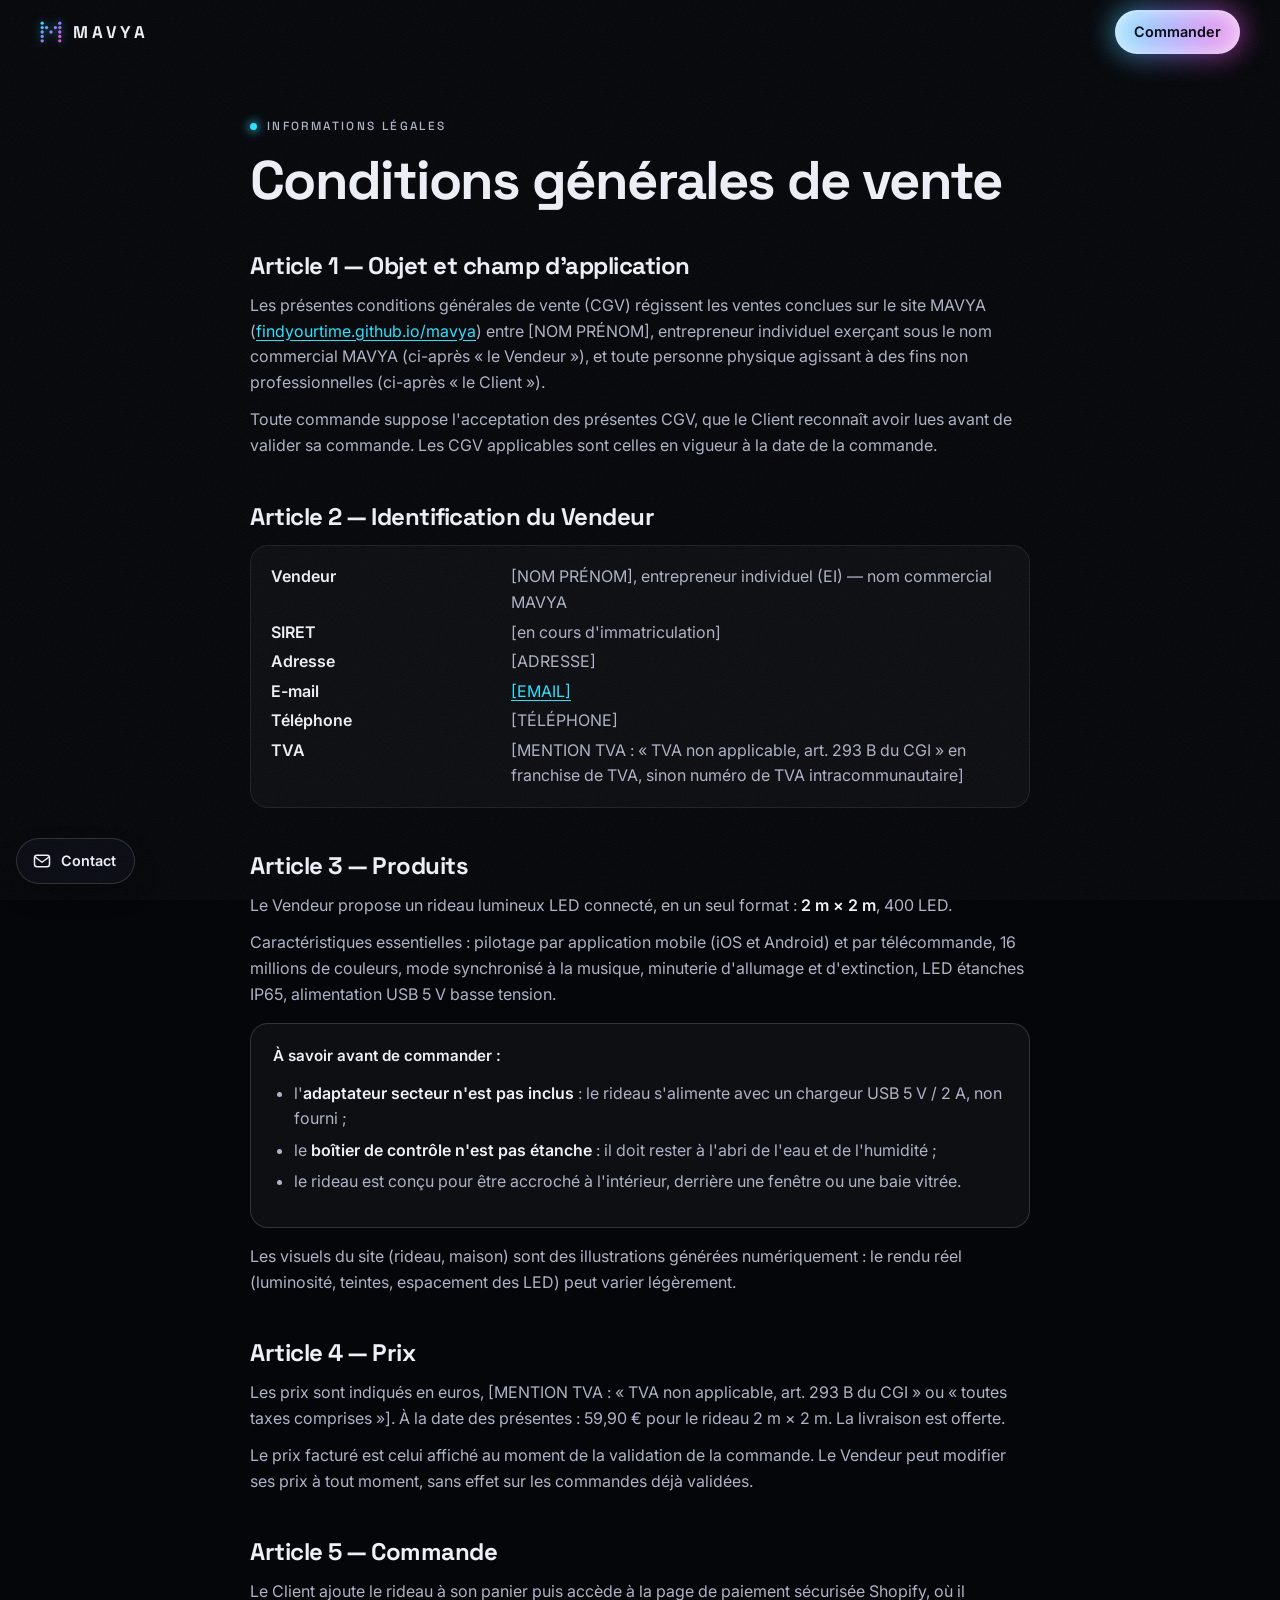
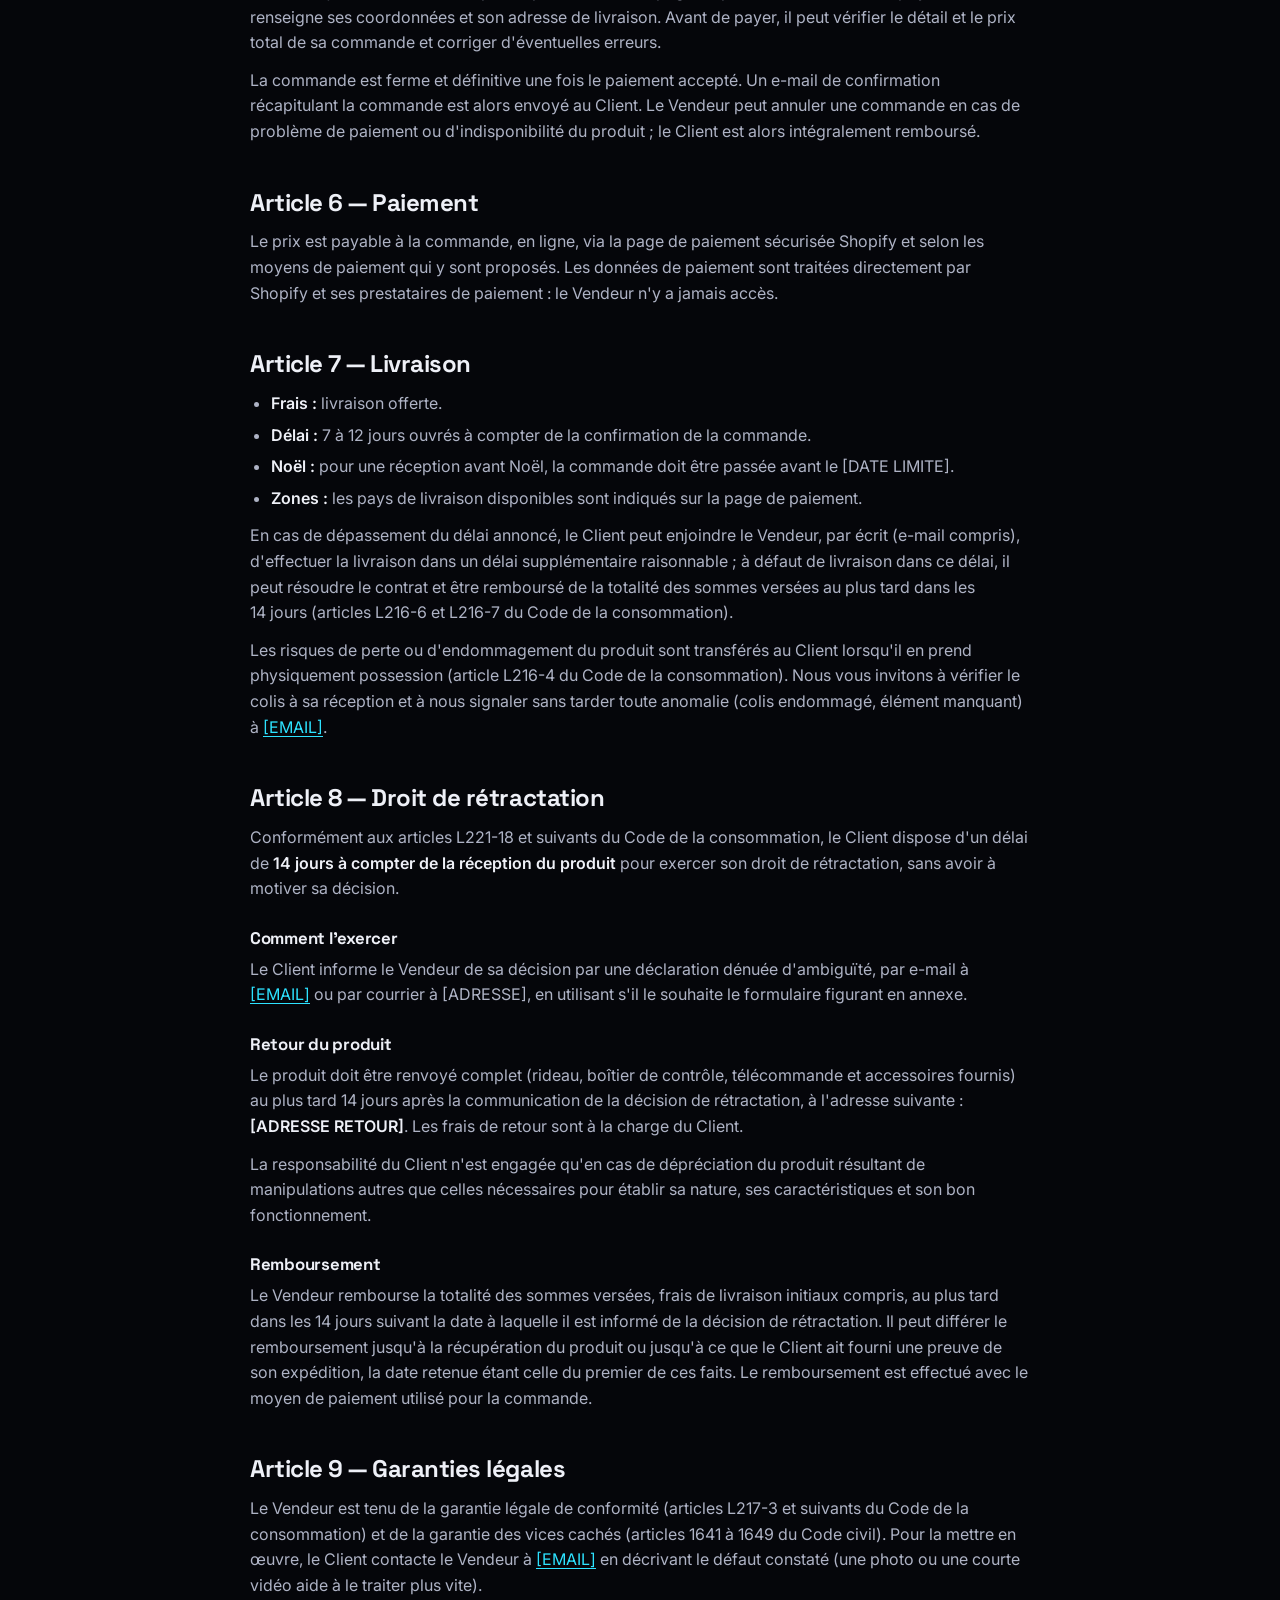
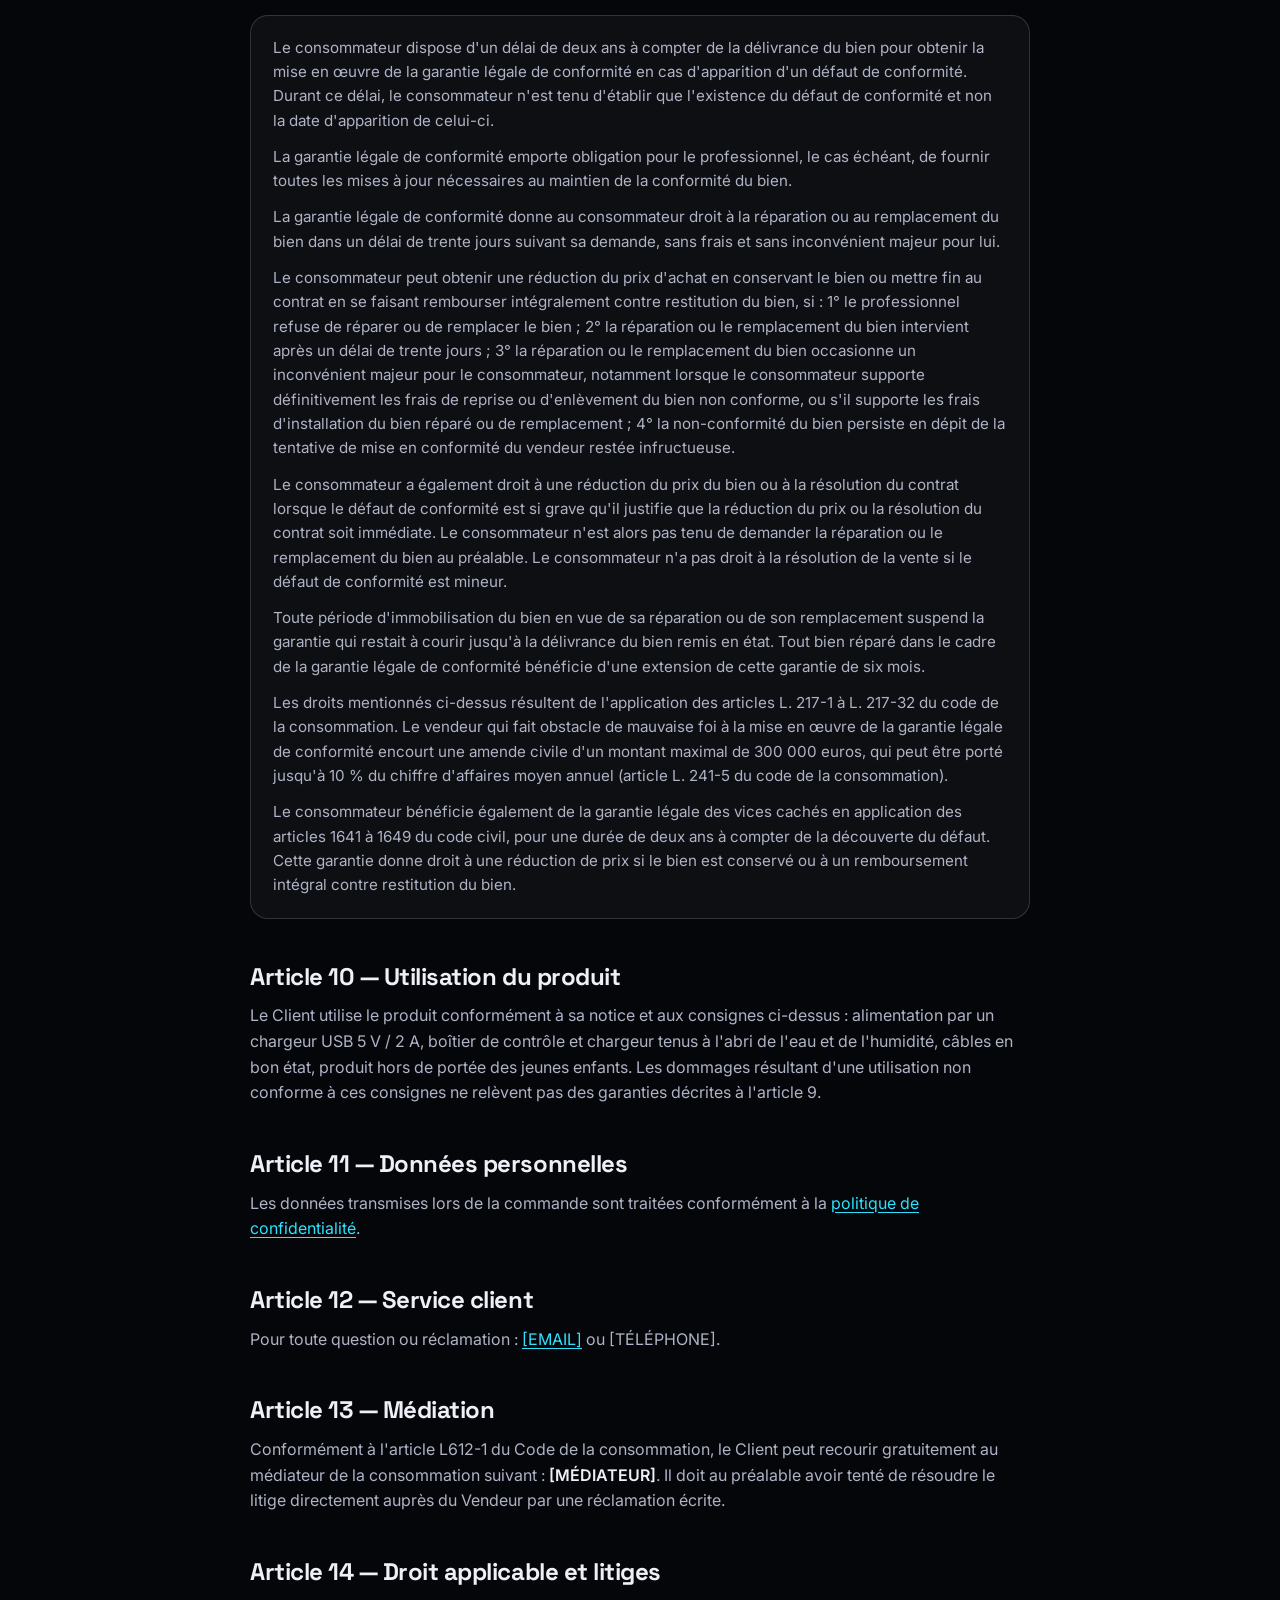
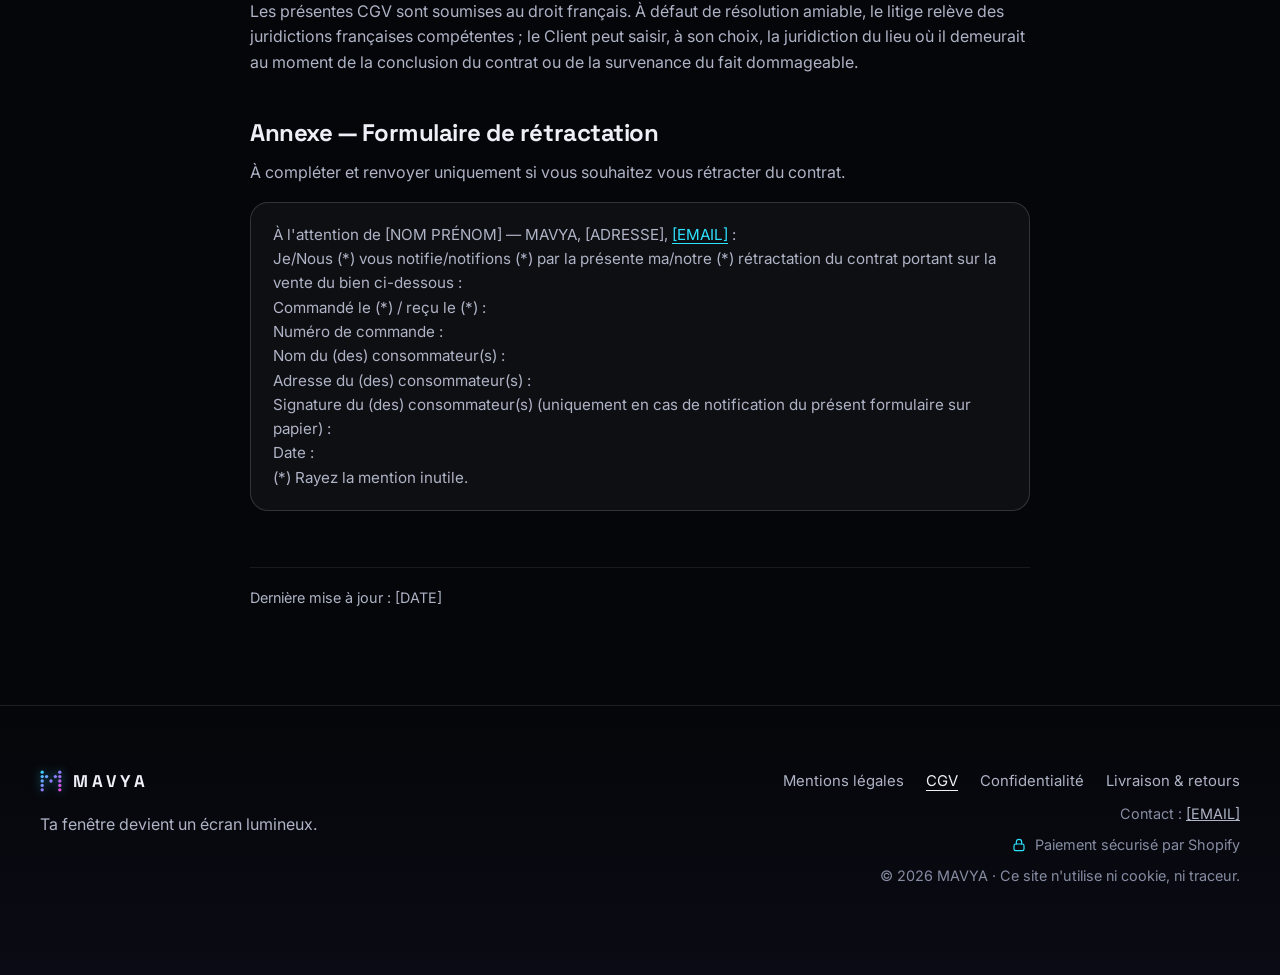
<file: cgv.html>
<!doctype html>
<html lang="fr">
<head>
  <meta charset="utf-8">
  <meta name="viewport" content="width=device-width, initial-scale=1, viewport-fit=cover">
  <title>Conditions générales de vente · MAVYA</title>
  <meta name="description" content="Conditions générales de vente du rideau lumineux LED MAVYA : commande, prix, livraison, droit de rétractation de 14 jours et garanties légales.">
  <link rel="canonical" href="https://findyourtime.github.io/mavya/cgv.html">
  <meta name="theme-color" content="#05060A">
  <meta name="color-scheme" content="dark">
  <link rel="icon" href="assets/img/favicon.svg" type="image/svg+xml">
  <link rel="apple-touch-icon" href="assets/img/apple-touch-icon.png">
  <link rel="preconnect" href="https://fonts.googleapis.com">
  <link rel="preconnect" href="https://fonts.gstatic.com" crossorigin>
  <link rel="stylesheet" href="https://fonts.googleapis.com/css2?family=Inter:wght@400;500;600&family=Space+Grotesk:wght@500;700&display=swap">
  <link rel="stylesheet" href="assets/css/main.css?v=dev">
  <script>document.documentElement.classList.add('js');</script>
  <script type="module" src="assets/js/ui.js?v=dev"></script>
</head>
<body>
  <a class="skip" href="#contenu">Aller au contenu</a>
  <div class="progress" data-progress aria-hidden="true"></div>
  <svg width="0" height="0" style="position:absolute" aria-hidden="true" focusable="false">
    <defs>
      <linearGradient id="g-logo" gradientUnits="userSpaceOnUse" x1="0" y1="0" x2="5" y2="5"><stop offset="0" stop-color="#2DE2FF"/><stop offset=".5" stop-color="#8F7BFF"/><stop offset="1" stop-color="#FF3DD8"/></linearGradient>
      <g id="logo-m"><circle cx=".5" cy=".5" r=".38"/><circle cx="4.5" cy=".5" r=".38"/><circle cx=".5" cy="1.5" r=".38"/><circle cx="1.5" cy="1.5" r=".38"/><circle cx="3.5" cy="1.5" r=".38"/><circle cx="4.5" cy="1.5" r=".38"/><circle cx=".5" cy="2.5" r=".38"/><circle cx="2.5" cy="2.5" r=".38"/><circle cx="4.5" cy="2.5" r=".38"/><circle cx=".5" cy="3.5" r=".38"/><circle cx="4.5" cy="3.5" r=".38"/><circle cx=".5" cy="4.5" r=".38"/><circle cx="4.5" cy="4.5" r=".38"/></g>
    </defs>
  </svg>

  <header class="site-header">
    <div class="wrap site-header__in">
      <a class="logo" href="./" aria-label="MAVYA, accueil">
        <svg class="logo__mark" viewBox="0 0 5 5" aria-hidden="true"><use href="#logo-m" fill="url(#g-logo)"/></svg>
        <span>MAVYA</span>
      </a>
      <a class="btn btn--primary btn--small" href="./#acheter">Commander</a>
    </div>
  </header>

  <main id="contenu" class="legal">
    <div class="legal__in">
      <p class="eyebrow">Informations légales</p>
      <h1>Conditions générales de vente</h1>

      <h2>Article 1 — Objet et champ d'application</h2>
      <p>Les présentes conditions générales de vente (CGV) régissent les ventes conclues sur le site MAVYA (<a href="https://findyourtime.github.io/mavya/">findyourtime.github.io/mavya</a>) entre [NOM PRÉNOM], entrepreneur individuel exerçant sous le nom commercial MAVYA (ci-après «&nbsp;le Vendeur&nbsp;»), et toute personne physique agissant à des fins non professionnelles (ci-après «&nbsp;le Client&nbsp;»).</p>
      <p>Toute commande suppose l'acceptation des présentes CGV, que le Client reconnaît avoir lues avant de valider sa commande. Les CGV applicables sont celles en vigueur à la date de la commande.</p>

      <h2>Article 2 — Identification du Vendeur</h2>
      <dl>
        <dt>Vendeur</dt><dd>[NOM PRÉNOM], entrepreneur individuel (EI) — nom commercial MAVYA</dd>
        <dt>SIRET</dt><dd>[en cours d'immatriculation]</dd>
        <dt>Adresse</dt><dd>[ADRESSE]</dd>
        <dt>E-mail</dt><dd><a href="mailto:[EMAIL]">[EMAIL]</a></dd>
        <dt>Téléphone</dt><dd>[TÉLÉPHONE]</dd>
        <dt>TVA</dt><dd>[MENTION TVA&nbsp;: «&nbsp;TVA non applicable, art. 293 B du CGI&nbsp;» en franchise de TVA, sinon numéro de TVA intracommunautaire]</dd>
      </dl>

      <h2>Article 3 — Produits</h2>
      <p>Le Vendeur propose un rideau lumineux LED connecté, en un seul format&nbsp;: <strong>2&nbsp;m&nbsp;×&nbsp;2&nbsp;m</strong>, 400&nbsp;LED.</p>
      <p>Caractéristiques essentielles&nbsp;: pilotage par application mobile (iOS et Android) et par télécommande, 16 millions de couleurs, mode synchronisé à la musique, minuterie d'allumage et d'extinction, LED étanches IP65, alimentation USB 5&nbsp;V basse tension.</p>
      <div class="legal__box">
        <p><strong>À savoir avant de commander&nbsp;:</strong></p>
        <ul>
          <li>l'<strong>adaptateur secteur n'est pas inclus</strong>&nbsp;: le rideau s'alimente avec un chargeur USB 5&nbsp;V&nbsp;/&nbsp;2&nbsp;A, non fourni&nbsp;;</li>
          <li>le <strong>boîtier de contrôle n'est pas étanche</strong>&nbsp;: il doit rester à l'abri de l'eau et de l'humidité&nbsp;;</li>
          <li>le rideau est conçu pour être accroché à l'intérieur, derrière une fenêtre ou une baie vitrée.</li>
        </ul>
      </div>
      <p>Les visuels du site (rideau, maison) sont des illustrations générées numériquement&nbsp;: le rendu réel (luminosité, teintes, espacement des LED) peut varier légèrement.</p>

      <h2>Article 4 — Prix</h2>
      <p>Les prix sont indiqués en euros, [MENTION TVA&nbsp;: «&nbsp;TVA non applicable, art. 293 B du CGI&nbsp;» ou «&nbsp;toutes taxes comprises&nbsp;»]. À la date des présentes&nbsp;: 59,90&nbsp;€ pour le rideau 2&nbsp;m&nbsp;×&nbsp;2&nbsp;m. La livraison est offerte.</p>
      <p>Le prix facturé est celui affiché au moment de la validation de la commande. Le Vendeur peut modifier ses prix à tout moment, sans effet sur les commandes déjà validées.</p>

      <h2>Article 5 — Commande</h2>
      <p>Le Client ajoute le rideau à son panier puis accède à la page de paiement sécurisée Shopify, où il renseigne ses coordonnées et son adresse de livraison. Avant de payer, il peut vérifier le détail et le prix total de sa commande et corriger d'éventuelles erreurs.</p>
      <p>La commande est ferme et définitive une fois le paiement accepté. Un e-mail de confirmation récapitulant la commande est alors envoyé au Client. Le Vendeur peut annuler une commande en cas de problème de paiement ou d'indisponibilité du produit&nbsp;; le Client est alors intégralement remboursé.</p>

      <h2>Article 6 — Paiement</h2>
      <p>Le prix est payable à la commande, en ligne, via la page de paiement sécurisée Shopify et selon les moyens de paiement qui y sont proposés. Les données de paiement sont traitées directement par Shopify et ses prestataires de paiement&nbsp;: le Vendeur n'y a jamais accès.</p>

      <h2>Article 7 — Livraison</h2>
      <ul>
        <li><strong>Frais&nbsp;:</strong> livraison offerte.</li>
        <li><strong>Délai&nbsp;:</strong> 7 à 12 jours ouvrés à compter de la confirmation de la commande.</li>
        <li><strong>Noël&nbsp;:</strong> pour une réception avant Noël, la commande doit être passée avant le [DATE LIMITE].</li>
        <li><strong>Zones&nbsp;:</strong> les pays de livraison disponibles sont indiqués sur la page de paiement.</li>
      </ul>
      <p>En cas de dépassement du délai annoncé, le Client peut enjoindre le Vendeur, par écrit (e-mail compris), d'effectuer la livraison dans un délai supplémentaire raisonnable&nbsp;; à défaut de livraison dans ce délai, il peut résoudre le contrat et être remboursé de la totalité des sommes versées au plus tard dans les 14&nbsp;jours (articles L216-6 et L216-7 du Code de la consommation).</p>
      <p>Les risques de perte ou d'endommagement du produit sont transférés au Client lorsqu'il en prend physiquement possession (article L216-4 du Code de la consommation). Nous vous invitons à vérifier le colis à sa réception et à nous signaler sans tarder toute anomalie (colis endommagé, élément manquant) à <a href="mailto:[EMAIL]">[EMAIL]</a>.</p>

      <h2>Article 8 — Droit de rétractation</h2>
      <p>Conformément aux articles L221-18 et suivants du Code de la consommation, le Client dispose d'un délai de <strong>14&nbsp;jours à compter de la réception du produit</strong> pour exercer son droit de rétractation, sans avoir à motiver sa décision.</p>
      <h3>Comment l'exercer</h3>
      <p>Le Client informe le Vendeur de sa décision par une déclaration dénuée d'ambiguïté, par e-mail à <a href="mailto:[EMAIL]">[EMAIL]</a> ou par courrier à [ADRESSE], en utilisant s'il le souhaite le formulaire figurant en annexe.</p>
      <h3>Retour du produit</h3>
      <p>Le produit doit être renvoyé complet (rideau, boîtier de contrôle, télécommande et accessoires fournis) au plus tard 14&nbsp;jours après la communication de la décision de rétractation, à l'adresse suivante&nbsp;: <strong>[ADRESSE RETOUR]</strong>. Les frais de retour sont à la charge du Client.</p>
      <p>La responsabilité du Client n'est engagée qu'en cas de dépréciation du produit résultant de manipulations autres que celles nécessaires pour établir sa nature, ses caractéristiques et son bon fonctionnement.</p>
      <h3>Remboursement</h3>
      <p>Le Vendeur rembourse la totalité des sommes versées, frais de livraison initiaux compris, au plus tard dans les 14&nbsp;jours suivant la date à laquelle il est informé de la décision de rétractation. Il peut différer le remboursement jusqu'à la récupération du produit ou jusqu'à ce que le Client ait fourni une preuve de son expédition, la date retenue étant celle du premier de ces faits. Le remboursement est effectué avec le moyen de paiement utilisé pour la commande.</p>

      <h2>Article 9 — Garanties légales</h2>
      <p>Le Vendeur est tenu de la garantie légale de conformité (articles L217-3 et suivants du Code de la consommation) et de la garantie des vices cachés (articles 1641 à 1649 du Code civil). Pour la mettre en œuvre, le Client contacte le Vendeur à <a href="mailto:[EMAIL]">[EMAIL]</a> en décrivant le défaut constaté (une photo ou une courte vidéo aide à le traiter plus vite).</p>
      <div class="legal__box">
        <p>Le consommateur dispose d'un délai de deux ans à compter de la délivrance du bien pour obtenir la mise en œuvre de la garantie légale de conformité en cas d'apparition d'un défaut de conformité. Durant ce délai, le consommateur n'est tenu d'établir que l'existence du défaut de conformité et non la date d'apparition de celui-ci.</p>
        <p>La garantie légale de conformité emporte obligation pour le professionnel, le cas échéant, de fournir toutes les mises à jour nécessaires au maintien de la conformité du bien.</p>
        <p>La garantie légale de conformité donne au consommateur droit à la réparation ou au remplacement du bien dans un délai de trente jours suivant sa demande, sans frais et sans inconvénient majeur pour lui.</p>
        <p>Le consommateur peut obtenir une réduction du prix d'achat en conservant le bien ou mettre fin au contrat en se faisant rembourser intégralement contre restitution du bien, si&nbsp;: 1° le professionnel refuse de réparer ou de remplacer le bien&nbsp;; 2° la réparation ou le remplacement du bien intervient après un délai de trente jours&nbsp;; 3° la réparation ou le remplacement du bien occasionne un inconvénient majeur pour le consommateur, notamment lorsque le consommateur supporte définitivement les frais de reprise ou d'enlèvement du bien non conforme, ou s'il supporte les frais d'installation du bien réparé ou de remplacement&nbsp;; 4° la non-conformité du bien persiste en dépit de la tentative de mise en conformité du vendeur restée infructueuse.</p>
        <p>Le consommateur a également droit à une réduction du prix du bien ou à la résolution du contrat lorsque le défaut de conformité est si grave qu'il justifie que la réduction du prix ou la résolution du contrat soit immédiate. Le consommateur n'est alors pas tenu de demander la réparation ou le remplacement du bien au préalable. Le consommateur n'a pas droit à la résolution de la vente si le défaut de conformité est mineur.</p>
        <p>Toute période d'immobilisation du bien en vue de sa réparation ou de son remplacement suspend la garantie qui restait à courir jusqu'à la délivrance du bien remis en état. Tout bien réparé dans le cadre de la garantie légale de conformité bénéficie d'une extension de cette garantie de six mois.</p>
        <p>Les droits mentionnés ci-dessus résultent de l'application des articles L. 217-1 à L. 217-32 du code de la consommation. Le vendeur qui fait obstacle de mauvaise foi à la mise en œuvre de la garantie légale de conformité encourt une amende civile d'un montant maximal de 300 000 euros, qui peut être porté jusqu'à 10 % du chiffre d'affaires moyen annuel (article L. 241-5 du code de la consommation).</p>
        <p>Le consommateur bénéficie également de la garantie légale des vices cachés en application des articles 1641 à 1649 du code civil, pour une durée de deux ans à compter de la découverte du défaut. Cette garantie donne droit à une réduction de prix si le bien est conservé ou à un remboursement intégral contre restitution du bien.</p>
      </div>

      <h2>Article 10 — Utilisation du produit</h2>
      <p>Le Client utilise le produit conformément à sa notice et aux consignes ci-dessus&nbsp;: alimentation par un chargeur USB 5&nbsp;V&nbsp;/&nbsp;2&nbsp;A, boîtier de contrôle et chargeur tenus à l'abri de l'eau et de l'humidité, câbles en bon état, produit hors de portée des jeunes enfants. Les dommages résultant d'une utilisation non conforme à ces consignes ne relèvent pas des garanties décrites à l'article 9.</p>

      <h2>Article 11 — Données personnelles</h2>
      <p>Les données transmises lors de la commande sont traitées conformément à la <a href="confidentialite.html">politique de confidentialité</a>.</p>

      <h2>Article 12 — Service client</h2>
      <p>Pour toute question ou réclamation&nbsp;: <a href="mailto:[EMAIL]">[EMAIL]</a> ou [TÉLÉPHONE].</p>

      <h2>Article 13 — Médiation</h2>
      <p>Conformément à l'article L612-1 du Code de la consommation, le Client peut recourir gratuitement au médiateur de la consommation suivant&nbsp;: <strong>[MÉDIATEUR]</strong>. Il doit au préalable avoir tenté de résoudre le litige directement auprès du Vendeur par une réclamation écrite.</p>

      <h2>Article 14 — Droit applicable et litiges</h2>
      <p>Les présentes CGV sont soumises au droit français. À défaut de résolution amiable, le litige relève des juridictions françaises compétentes&nbsp;; le Client peut saisir, à son choix, la juridiction du lieu où il demeurait au moment de la conclusion du contrat ou de la survenance du fait dommageable.</p>

      <h2>Annexe — Formulaire de rétractation</h2>
      <p>À compléter et renvoyer uniquement si vous souhaitez vous rétracter du contrat.</p>
      <div class="legal__box">
        <p class="legal__form">À l'attention de [NOM PRÉNOM] — MAVYA, [ADRESSE], <a href="mailto:[EMAIL]">[EMAIL]</a>&nbsp;:
Je/Nous (*) vous notifie/notifions (*) par la présente ma/notre (*) rétractation du contrat portant sur la vente du bien ci-dessous&nbsp;:
Commandé le (*) / reçu le (*)&nbsp;:
Numéro de commande&nbsp;:
Nom du (des) consommateur(s)&nbsp;:
Adresse du (des) consommateur(s)&nbsp;:
Signature du (des) consommateur(s) (uniquement en cas de notification du présent formulaire sur papier)&nbsp;:
Date&nbsp;:
(*) Rayez la mention inutile.</p>
      </div>

      <p class="legal__updated">Dernière mise à jour&nbsp;: [DATE]</p>
    </div>
  </main>

  <footer class="site-footer">
    <div class="wrap site-footer__in">
      <div>
        <a class="logo" href="./" aria-label="MAVYA, accueil">
          <svg class="logo__mark" viewBox="0 0 5 5" aria-hidden="true"><use href="#logo-m" fill="url(#g-logo)"/></svg>
          <span>MAVYA</span>
        </a>
        <p class="site-footer__slogan">Ta fenêtre devient un écran lumineux.</p>
      </div>
      <div class="site-footer__info">
        <nav class="site-footer__legal" aria-label="Informations légales">
          <a href="mentions-legales.html">Mentions légales</a>
          <a href="cgv.html" aria-current="page">CGV</a>
          <a href="confidentialite.html">Confidentialité</a>
          <a href="livraison-retours.html">Livraison &amp; retours</a>
        </nav>
        <p>Contact&nbsp;: <a href="mailto:[EMAIL]">[EMAIL]</a></p>
        <p class="site-footer__secure"><svg viewBox="0 0 24 24" aria-hidden="true"><rect x="4.5" y="10.5" width="15" height="10" rx="2.5"/><path d="M8 10.5v-3a4 4 0 0 1 8 0v3"/></svg>Paiement sécurisé par Shopify</p>
        <p>© 2026 MAVYA · Ce site n'utilise ni cookie, ni traceur.</p>
      </div>
    </div>
  </footer>

  <!-- boutons flottants : contact, et retour en haut (visible après le premier écran) -->
  <a class="fab fab--mail" href="mailto:[EMAIL]"><svg viewBox="0 0 24 24" aria-hidden="true"><rect x="3" y="5" width="18" height="14" rx="3"/><path d="m4 7.5 8 6 8-6"/></svg><span class="fab__label">Contact<span class="sr-only"> par e-mail</span></span></a>
  <a class="fab fab--top" href="#top" data-totop><svg viewBox="0 0 24 24" aria-hidden="true"><path d="M12 19V5m-6 6 6-6 6 6"/></svg><span class="fab__label">Revenir en haut de la page</span></a>

  <!-- bandeau cookies : emplacement réservé, vide tant que le site n'utilise aucun traceur (voir README) -->
  <div class="consent" id="consent" hidden></div>
</body>
</html>
</file>
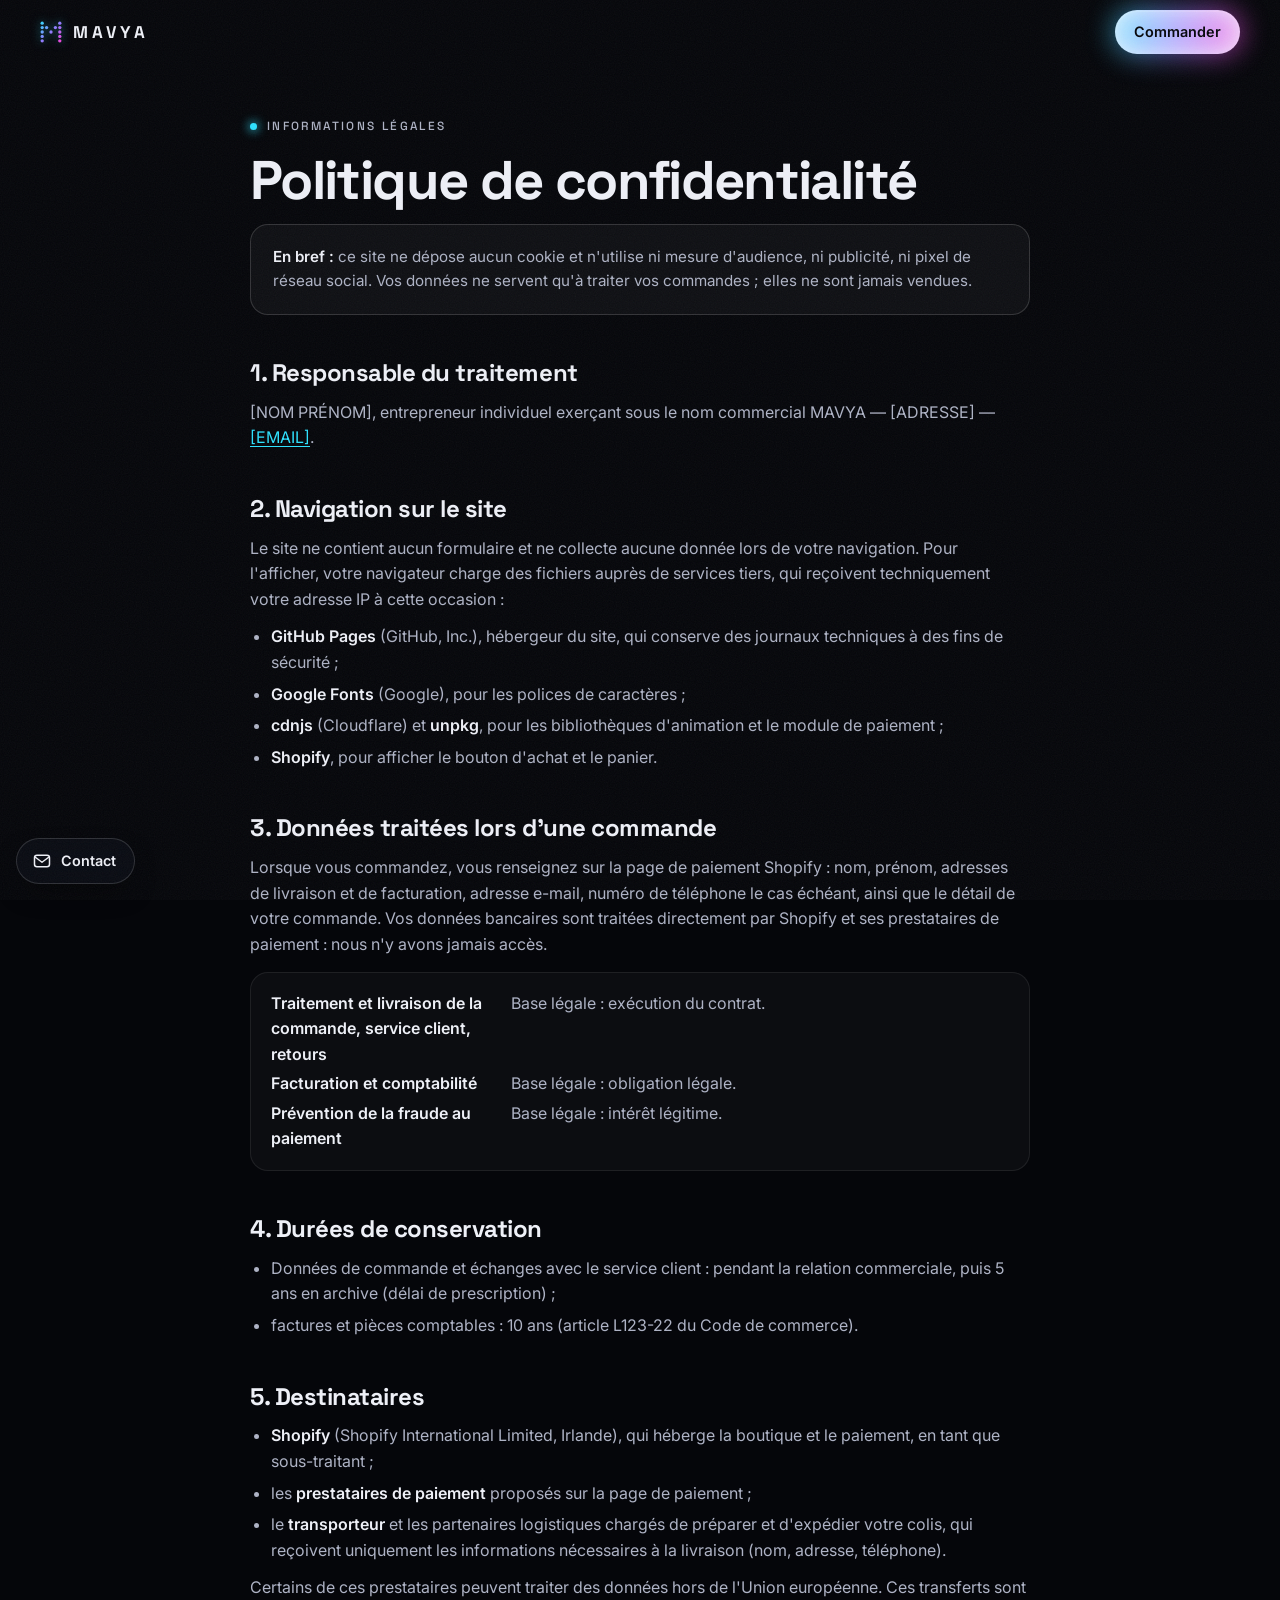
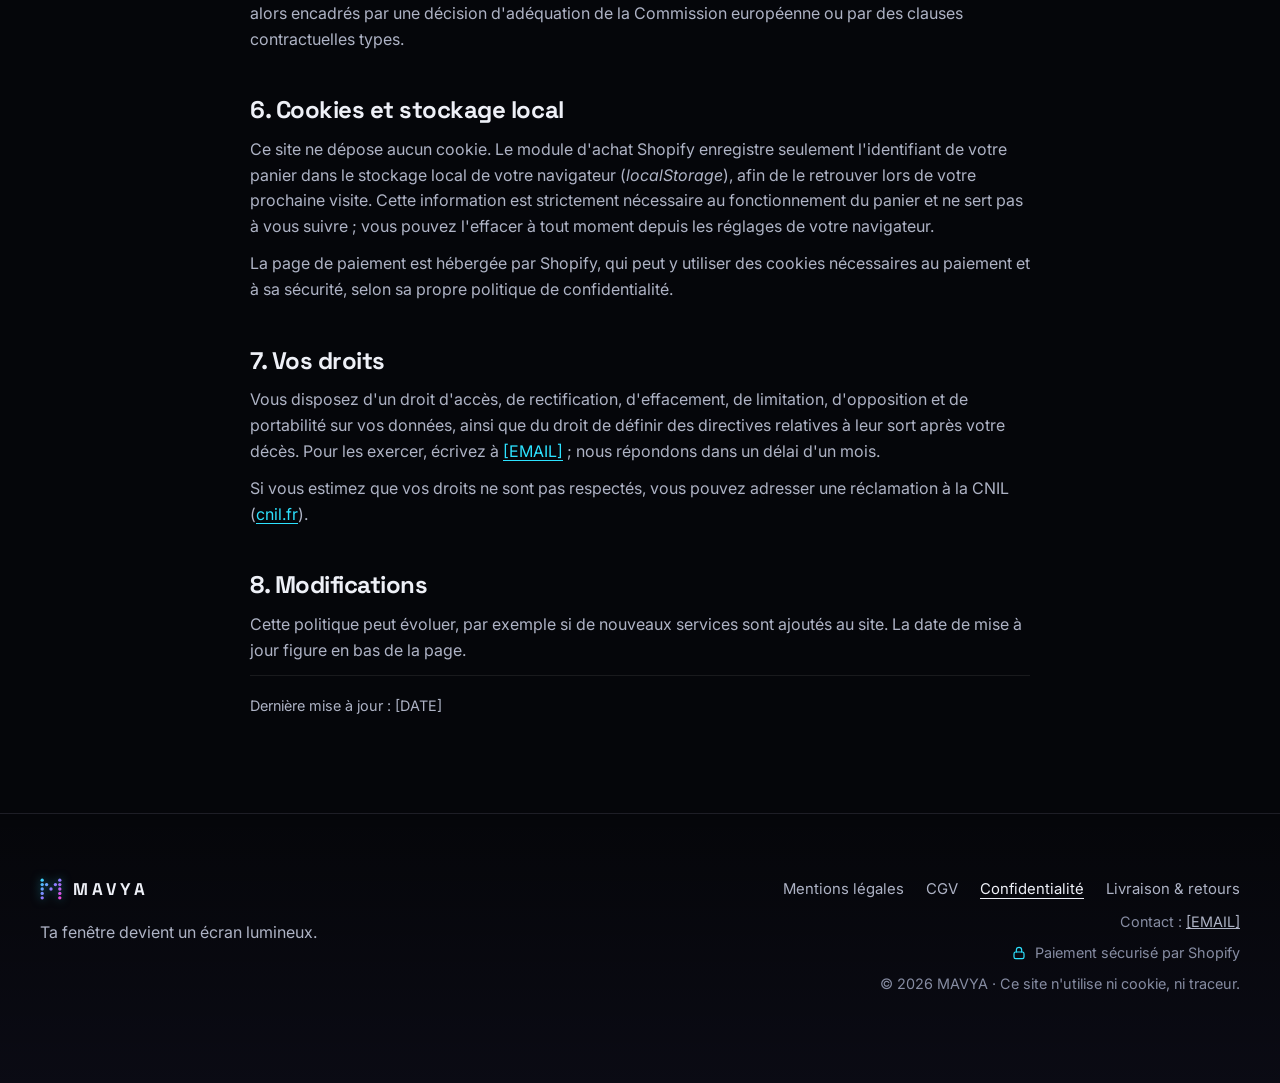
<file: confidentialite.html>
<!doctype html>
<html lang="fr">
<head>
  <meta charset="utf-8">
  <meta name="viewport" content="width=device-width, initial-scale=1, viewport-fit=cover">
  <title>Politique de confidentialité · MAVYA</title>
  <meta name="description" content="Politique de confidentialité de MAVYA : aucun cookie ni traceur sur le site, données utilisées uniquement pour traiter les commandes.">
  <link rel="canonical" href="https://findyourtime.github.io/mavya/confidentialite.html">
  <meta name="theme-color" content="#05060A">
  <meta name="color-scheme" content="dark">
  <link rel="icon" href="assets/img/favicon.svg" type="image/svg+xml">
  <link rel="apple-touch-icon" href="assets/img/apple-touch-icon.png">
  <link rel="preconnect" href="https://fonts.googleapis.com">
  <link rel="preconnect" href="https://fonts.gstatic.com" crossorigin>
  <link rel="stylesheet" href="https://fonts.googleapis.com/css2?family=Inter:wght@400;500;600&family=Space+Grotesk:wght@500;700&display=swap">
  <link rel="stylesheet" href="assets/css/main.css?v=dev">
  <script>document.documentElement.classList.add('js');</script>
  <script type="module" src="assets/js/ui.js?v=dev"></script>
</head>
<body>
  <a class="skip" href="#contenu">Aller au contenu</a>
  <div class="progress" data-progress aria-hidden="true"></div>
  <svg width="0" height="0" style="position:absolute" aria-hidden="true" focusable="false">
    <defs>
      <linearGradient id="g-logo" gradientUnits="userSpaceOnUse" x1="0" y1="0" x2="5" y2="5"><stop offset="0" stop-color="#2DE2FF"/><stop offset=".5" stop-color="#8F7BFF"/><stop offset="1" stop-color="#FF3DD8"/></linearGradient>
      <g id="logo-m"><circle cx=".5" cy=".5" r=".38"/><circle cx="4.5" cy=".5" r=".38"/><circle cx=".5" cy="1.5" r=".38"/><circle cx="1.5" cy="1.5" r=".38"/><circle cx="3.5" cy="1.5" r=".38"/><circle cx="4.5" cy="1.5" r=".38"/><circle cx=".5" cy="2.5" r=".38"/><circle cx="2.5" cy="2.5" r=".38"/><circle cx="4.5" cy="2.5" r=".38"/><circle cx=".5" cy="3.5" r=".38"/><circle cx="4.5" cy="3.5" r=".38"/><circle cx=".5" cy="4.5" r=".38"/><circle cx="4.5" cy="4.5" r=".38"/></g>
    </defs>
  </svg>

  <header class="site-header">
    <div class="wrap site-header__in">
      <a class="logo" href="./" aria-label="MAVYA, accueil">
        <svg class="logo__mark" viewBox="0 0 5 5" aria-hidden="true"><use href="#logo-m" fill="url(#g-logo)"/></svg>
        <span>MAVYA</span>
      </a>
      <a class="btn btn--primary btn--small" href="./#acheter">Commander</a>
    </div>
  </header>

  <main id="contenu" class="legal">
    <div class="legal__in">
      <p class="eyebrow">Informations légales</p>
      <h1>Politique de confidentialité</h1>

      <div class="legal__box">
        <p><strong>En bref&nbsp;:</strong> ce site ne dépose aucun cookie et n'utilise ni mesure d'audience, ni publicité, ni pixel de réseau social. Vos données ne servent qu'à traiter vos commandes&nbsp;; elles ne sont jamais vendues.</p>
      </div>

      <h2>1. Responsable du traitement</h2>
      <p>[NOM PRÉNOM], entrepreneur individuel exerçant sous le nom commercial MAVYA — [ADRESSE] — <a href="mailto:[EMAIL]">[EMAIL]</a>.</p>

      <h2>2. Navigation sur le site</h2>
      <p>Le site ne contient aucun formulaire et ne collecte aucune donnée lors de votre navigation. Pour l'afficher, votre navigateur charge des fichiers auprès de services tiers, qui reçoivent techniquement votre adresse IP à cette occasion&nbsp;:</p>
      <ul>
        <li><strong>GitHub Pages</strong> (GitHub, Inc.), hébergeur du site, qui conserve des journaux techniques à des fins de sécurité&nbsp;;</li>
        <li><strong>Google Fonts</strong> (Google), pour les polices de caractères&nbsp;;</li>
        <li><strong>cdnjs</strong> (Cloudflare) et <strong>unpkg</strong>, pour les bibliothèques d'animation et le module de paiement&nbsp;;</li>
        <li><strong>Shopify</strong>, pour afficher le bouton d'achat et le panier.</li>
      </ul>

      <h2>3. Données traitées lors d'une commande</h2>
      <p>Lorsque vous commandez, vous renseignez sur la page de paiement Shopify&nbsp;: nom, prénom, adresses de livraison et de facturation, adresse e-mail, numéro de téléphone le cas échéant, ainsi que le détail de votre commande. Vos données bancaires sont traitées directement par Shopify et ses prestataires de paiement&nbsp;: nous n'y avons jamais accès.</p>
      <dl>
        <dt>Traitement et livraison de la commande, service client, retours</dt><dd>Base légale&nbsp;: exécution du contrat.</dd>
        <dt>Facturation et comptabilité</dt><dd>Base légale&nbsp;: obligation légale.</dd>
        <dt>Prévention de la fraude au paiement</dt><dd>Base légale&nbsp;: intérêt légitime.</dd>
      </dl>

      <h2>4. Durées de conservation</h2>
      <ul>
        <li>Données de commande et échanges avec le service client&nbsp;: pendant la relation commerciale, puis 5 ans en archive (délai de prescription)&nbsp;;</li>
        <li>factures et pièces comptables&nbsp;: 10 ans (article L123-22 du Code de commerce).</li>
      </ul>

      <h2>5. Destinataires</h2>
      <ul>
        <li><strong>Shopify</strong> (Shopify International Limited, Irlande), qui héberge la boutique et le paiement, en tant que sous-traitant&nbsp;;</li>
        <li>les <strong>prestataires de paiement</strong> proposés sur la page de paiement&nbsp;;</li>
        <li>le <strong>transporteur</strong> et les partenaires logistiques chargés de préparer et d'expédier votre colis, qui reçoivent uniquement les informations nécessaires à la livraison (nom, adresse, téléphone).</li>
      </ul>
      <p>Certains de ces prestataires peuvent traiter des données hors de l'Union européenne. Ces transferts sont alors encadrés par une décision d'adéquation de la Commission européenne ou par des clauses contractuelles types.</p>

      <h2>6. Cookies et stockage local</h2>
      <p>Ce site ne dépose aucun cookie. Le module d'achat Shopify enregistre seulement l'identifiant de votre panier dans le stockage local de votre navigateur (<em>localStorage</em>), afin de le retrouver lors de votre prochaine visite. Cette information est strictement nécessaire au fonctionnement du panier et ne sert pas à vous suivre&nbsp;; vous pouvez l'effacer à tout moment depuis les réglages de votre navigateur.</p>
      <p>La page de paiement est hébergée par Shopify, qui peut y utiliser des cookies nécessaires au paiement et à sa sécurité, selon sa propre politique de confidentialité.</p>

      <h2>7. Vos droits</h2>
      <p>Vous disposez d'un droit d'accès, de rectification, d'effacement, de limitation, d'opposition et de portabilité sur vos données, ainsi que du droit de définir des directives relatives à leur sort après votre décès. Pour les exercer, écrivez à <a href="mailto:[EMAIL]">[EMAIL]</a>&nbsp;; nous répondons dans un délai d'un mois.</p>
      <p>Si vous estimez que vos droits ne sont pas respectés, vous pouvez adresser une réclamation à la CNIL (<a href="https://www.cnil.fr">cnil.fr</a>).</p>

      <h2>8. Modifications</h2>
      <p>Cette politique peut évoluer, par exemple si de nouveaux services sont ajoutés au site. La date de mise à jour figure en bas de la page.</p>

      <p class="legal__updated">Dernière mise à jour&nbsp;: [DATE]</p>
    </div>
  </main>

  <footer class="site-footer">
    <div class="wrap site-footer__in">
      <div>
        <a class="logo" href="./" aria-label="MAVYA, accueil">
          <svg class="logo__mark" viewBox="0 0 5 5" aria-hidden="true"><use href="#logo-m" fill="url(#g-logo)"/></svg>
          <span>MAVYA</span>
        </a>
        <p class="site-footer__slogan">Ta fenêtre devient un écran lumineux.</p>
      </div>
      <div class="site-footer__info">
        <nav class="site-footer__legal" aria-label="Informations légales">
          <a href="mentions-legales.html">Mentions légales</a>
          <a href="cgv.html">CGV</a>
          <a href="confidentialite.html" aria-current="page">Confidentialité</a>
          <a href="livraison-retours.html">Livraison &amp; retours</a>
        </nav>
        <p>Contact&nbsp;: <a href="mailto:[EMAIL]">[EMAIL]</a></p>
        <p class="site-footer__secure"><svg viewBox="0 0 24 24" aria-hidden="true"><rect x="4.5" y="10.5" width="15" height="10" rx="2.5"/><path d="M8 10.5v-3a4 4 0 0 1 8 0v3"/></svg>Paiement sécurisé par Shopify</p>
        <p>© 2026 MAVYA · Ce site n'utilise ni cookie, ni traceur.</p>
      </div>
    </div>
  </footer>

  <!-- boutons flottants : contact, et retour en haut (visible après le premier écran) -->
  <a class="fab fab--mail" href="mailto:[EMAIL]"><svg viewBox="0 0 24 24" aria-hidden="true"><rect x="3" y="5" width="18" height="14" rx="3"/><path d="m4 7.5 8 6 8-6"/></svg><span class="fab__label">Contact<span class="sr-only"> par e-mail</span></span></a>
  <a class="fab fab--top" href="#top" data-totop><svg viewBox="0 0 24 24" aria-hidden="true"><path d="M12 19V5m-6 6 6-6 6 6"/></svg><span class="fab__label">Revenir en haut de la page</span></a>

  <!-- bandeau cookies : emplacement réservé, vide tant que le site n'utilise aucun traceur (voir README) -->
  <div class="consent" id="consent" hidden></div>
</body>
</html>
</file>
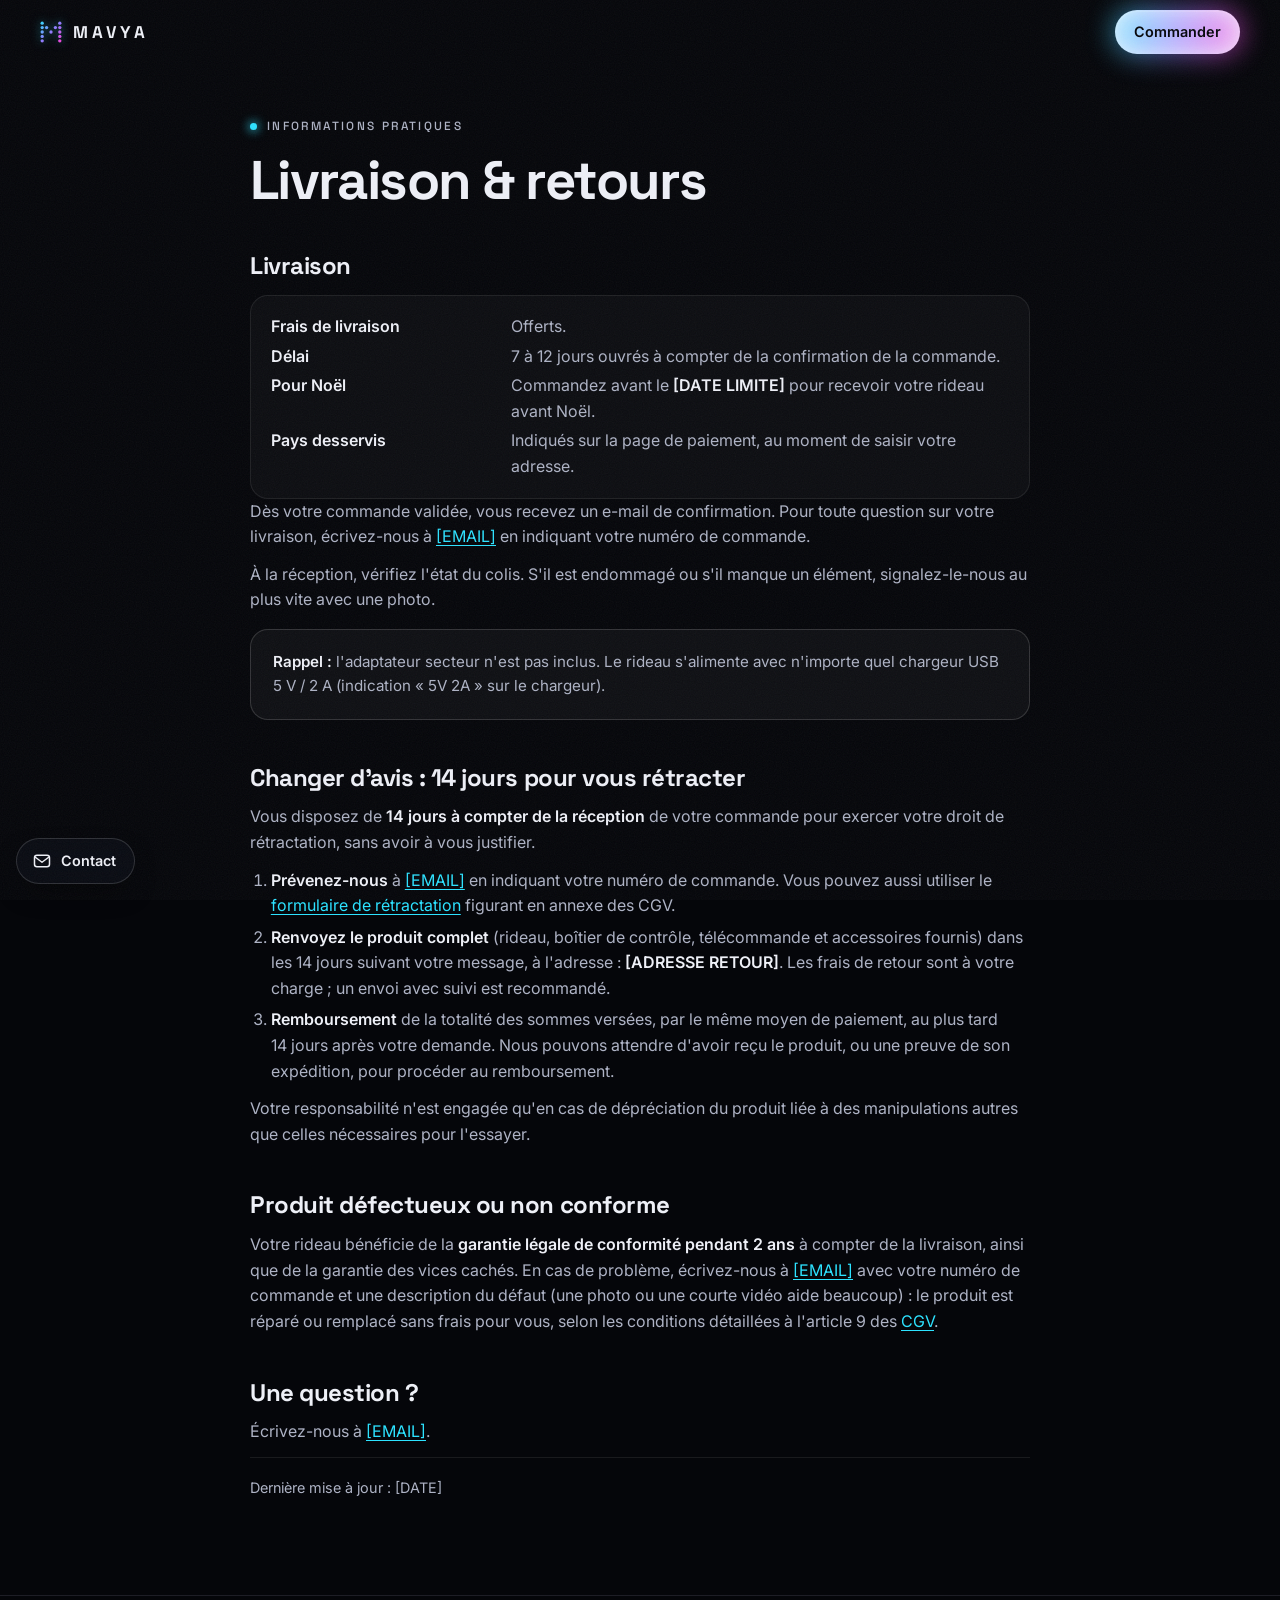
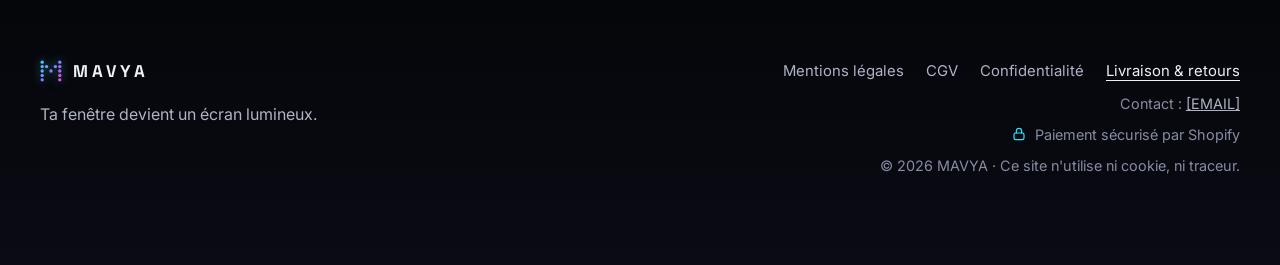
<file: livraison-retours.html>
<!doctype html>
<html lang="fr">
<head>
  <meta charset="utf-8">
  <meta name="viewport" content="width=device-width, initial-scale=1, viewport-fit=cover">
  <title>Livraison et retours · MAVYA</title>
  <meta name="description" content="Livraison offerte en 7 à 12 jours ouvrés, droit de rétractation de 14 jours et garantie légale : tout savoir sur la livraison et les retours MAVYA.">
  <link rel="canonical" href="https://findyourtime.github.io/mavya/livraison-retours.html">
  <meta name="theme-color" content="#05060A">
  <meta name="color-scheme" content="dark">
  <link rel="icon" href="assets/img/favicon.svg" type="image/svg+xml">
  <link rel="apple-touch-icon" href="assets/img/apple-touch-icon.png">
  <link rel="preconnect" href="https://fonts.googleapis.com">
  <link rel="preconnect" href="https://fonts.gstatic.com" crossorigin>
  <link rel="stylesheet" href="https://fonts.googleapis.com/css2?family=Inter:wght@400;500;600&family=Space+Grotesk:wght@500;700&display=swap">
  <link rel="stylesheet" href="assets/css/main.css?v=dev">
  <script>document.documentElement.classList.add('js');</script>
  <script type="module" src="assets/js/ui.js?v=dev"></script>
</head>
<body>
  <a class="skip" href="#contenu">Aller au contenu</a>
  <div class="progress" data-progress aria-hidden="true"></div>
  <svg width="0" height="0" style="position:absolute" aria-hidden="true" focusable="false">
    <defs>
      <linearGradient id="g-logo" gradientUnits="userSpaceOnUse" x1="0" y1="0" x2="5" y2="5"><stop offset="0" stop-color="#2DE2FF"/><stop offset=".5" stop-color="#8F7BFF"/><stop offset="1" stop-color="#FF3DD8"/></linearGradient>
      <g id="logo-m"><circle cx=".5" cy=".5" r=".38"/><circle cx="4.5" cy=".5" r=".38"/><circle cx=".5" cy="1.5" r=".38"/><circle cx="1.5" cy="1.5" r=".38"/><circle cx="3.5" cy="1.5" r=".38"/><circle cx="4.5" cy="1.5" r=".38"/><circle cx=".5" cy="2.5" r=".38"/><circle cx="2.5" cy="2.5" r=".38"/><circle cx="4.5" cy="2.5" r=".38"/><circle cx=".5" cy="3.5" r=".38"/><circle cx="4.5" cy="3.5" r=".38"/><circle cx=".5" cy="4.5" r=".38"/><circle cx="4.5" cy="4.5" r=".38"/></g>
    </defs>
  </svg>

  <header class="site-header">
    <div class="wrap site-header__in">
      <a class="logo" href="./" aria-label="MAVYA, accueil">
        <svg class="logo__mark" viewBox="0 0 5 5" aria-hidden="true"><use href="#logo-m" fill="url(#g-logo)"/></svg>
        <span>MAVYA</span>
      </a>
      <a class="btn btn--primary btn--small" href="./#acheter">Commander</a>
    </div>
  </header>

  <main id="contenu" class="legal">
    <div class="legal__in">
      <p class="eyebrow">Informations pratiques</p>
      <h1>Livraison &amp; retours</h1>

      <h2>Livraison</h2>
      <dl>
        <dt>Frais de livraison</dt><dd>Offerts.</dd>
        <dt>Délai</dt><dd>7 à 12 jours ouvrés à compter de la confirmation de la commande.</dd>
        <dt>Pour Noël</dt><dd>Commandez avant le <strong>[DATE LIMITE]</strong> pour recevoir votre rideau avant Noël.</dd>
        <dt>Pays desservis</dt><dd>Indiqués sur la page de paiement, au moment de saisir votre adresse.</dd>
      </dl>
      <p>Dès votre commande validée, vous recevez un e-mail de confirmation. Pour toute question sur votre livraison, écrivez-nous à <a href="mailto:[EMAIL]">[EMAIL]</a> en indiquant votre numéro de commande.</p>
      <p>À la réception, vérifiez l'état du colis. S'il est endommagé ou s'il manque un élément, signalez-le-nous au plus vite avec une photo.</p>

      <div class="legal__box">
        <p><strong>Rappel&nbsp;:</strong> l'adaptateur secteur n'est pas inclus. Le rideau s'alimente avec n'importe quel chargeur USB 5&nbsp;V&nbsp;/&nbsp;2&nbsp;A (indication «&nbsp;5V 2A&nbsp;» sur le chargeur).</p>
      </div>

      <h2>Changer d'avis&nbsp;: 14&nbsp;jours pour vous rétracter</h2>
      <p>Vous disposez de <strong>14&nbsp;jours à compter de la réception</strong> de votre commande pour exercer votre droit de rétractation, sans avoir à vous justifier.</p>
      <ol>
        <li><strong>Prévenez-nous</strong> à <a href="mailto:[EMAIL]">[EMAIL]</a> en indiquant votre numéro de commande. Vous pouvez aussi utiliser le <a href="cgv.html">formulaire de rétractation</a> figurant en annexe des CGV.</li>
        <li><strong>Renvoyez le produit complet</strong> (rideau, boîtier de contrôle, télécommande et accessoires fournis) dans les 14&nbsp;jours suivant votre message, à l'adresse&nbsp;: <strong>[ADRESSE RETOUR]</strong>. Les frais de retour sont à votre charge&nbsp;; un envoi avec suivi est recommandé.</li>
        <li><strong>Remboursement</strong> de la totalité des sommes versées, par le même moyen de paiement, au plus tard 14&nbsp;jours après votre demande. Nous pouvons attendre d'avoir reçu le produit, ou une preuve de son expédition, pour procéder au remboursement.</li>
      </ol>
      <p>Votre responsabilité n'est engagée qu'en cas de dépréciation du produit liée à des manipulations autres que celles nécessaires pour l'essayer.</p>

      <h2>Produit défectueux ou non conforme</h2>
      <p>Votre rideau bénéficie de la <strong>garantie légale de conformité pendant 2&nbsp;ans</strong> à compter de la livraison, ainsi que de la garantie des vices cachés. En cas de problème, écrivez-nous à <a href="mailto:[EMAIL]">[EMAIL]</a> avec votre numéro de commande et une description du défaut (une photo ou une courte vidéo aide beaucoup)&nbsp;: le produit est réparé ou remplacé sans frais pour vous, selon les conditions détaillées à l'article 9 des <a href="cgv.html">CGV</a>.</p>

      <h2>Une question&nbsp;?</h2>
      <p>Écrivez-nous à <a href="mailto:[EMAIL]">[EMAIL]</a>.</p>

      <p class="legal__updated">Dernière mise à jour&nbsp;: [DATE]</p>
    </div>
  </main>

  <footer class="site-footer">
    <div class="wrap site-footer__in">
      <div>
        <a class="logo" href="./" aria-label="MAVYA, accueil">
          <svg class="logo__mark" viewBox="0 0 5 5" aria-hidden="true"><use href="#logo-m" fill="url(#g-logo)"/></svg>
          <span>MAVYA</span>
        </a>
        <p class="site-footer__slogan">Ta fenêtre devient un écran lumineux.</p>
      </div>
      <div class="site-footer__info">
        <nav class="site-footer__legal" aria-label="Informations légales">
          <a href="mentions-legales.html">Mentions légales</a>
          <a href="cgv.html">CGV</a>
          <a href="confidentialite.html">Confidentialité</a>
          <a href="livraison-retours.html" aria-current="page">Livraison &amp; retours</a>
        </nav>
        <p>Contact&nbsp;: <a href="mailto:[EMAIL]">[EMAIL]</a></p>
        <p class="site-footer__secure"><svg viewBox="0 0 24 24" aria-hidden="true"><rect x="4.5" y="10.5" width="15" height="10" rx="2.5"/><path d="M8 10.5v-3a4 4 0 0 1 8 0v3"/></svg>Paiement sécurisé par Shopify</p>
        <p>© 2026 MAVYA · Ce site n'utilise ni cookie, ni traceur.</p>
      </div>
    </div>
  </footer>

  <!-- boutons flottants : contact, et retour en haut (visible après le premier écran) -->
  <a class="fab fab--mail" href="mailto:[EMAIL]"><svg viewBox="0 0 24 24" aria-hidden="true"><rect x="3" y="5" width="18" height="14" rx="3"/><path d="m4 7.5 8 6 8-6"/></svg><span class="fab__label">Contact<span class="sr-only"> par e-mail</span></span></a>
  <a class="fab fab--top" href="#top" data-totop><svg viewBox="0 0 24 24" aria-hidden="true"><path d="M12 19V5m-6 6 6-6 6 6"/></svg><span class="fab__label">Revenir en haut de la page</span></a>

  <!-- bandeau cookies : emplacement réservé, vide tant que le site n'utilise aucun traceur (voir README) -->
  <div class="consent" id="consent" hidden></div>
</body>
</html>
</file>
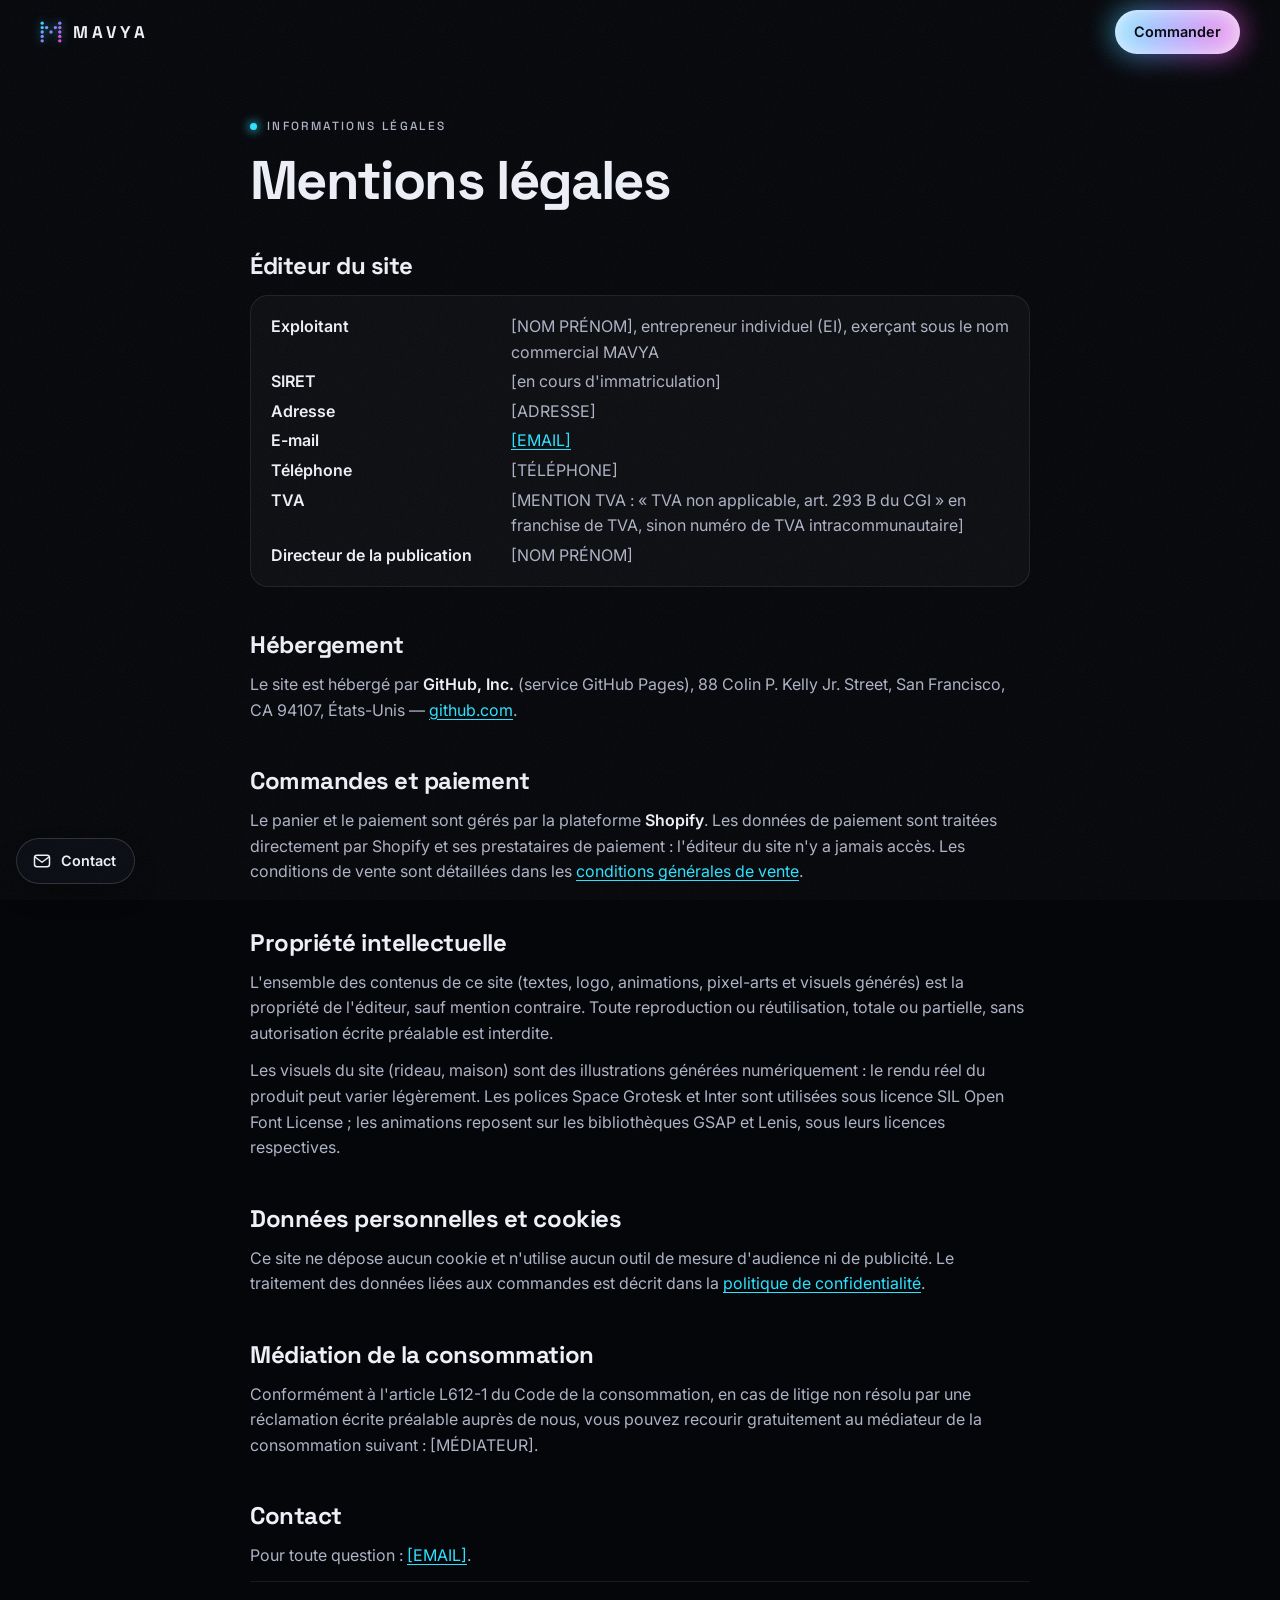
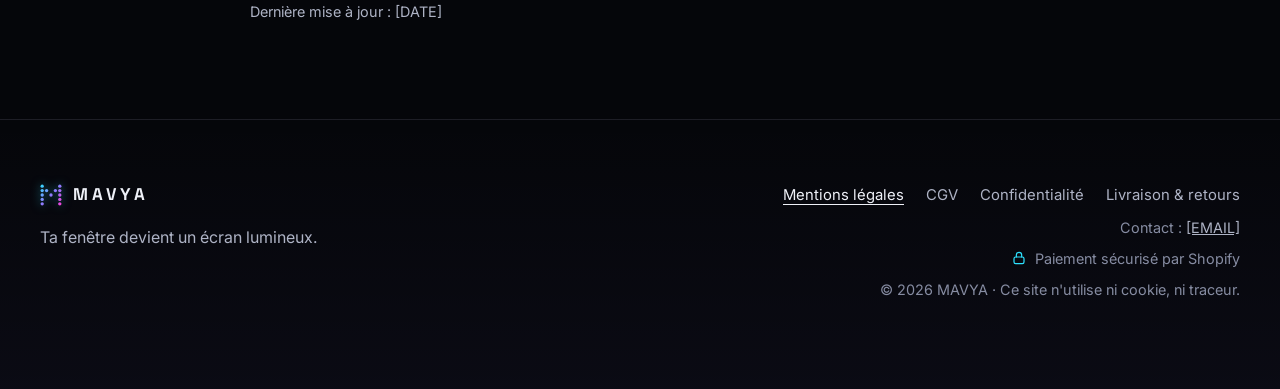
<file: mentions-legales.html>
<!doctype html>
<html lang="fr">
<head>
  <meta charset="utf-8">
  <meta name="viewport" content="width=device-width, initial-scale=1, viewport-fit=cover">
  <title>Mentions légales · MAVYA</title>
  <meta name="description" content="Mentions légales du site MAVYA : éditeur, hébergeur, propriété intellectuelle et médiation.">
  <link rel="canonical" href="https://findyourtime.github.io/mavya/mentions-legales.html">
  <meta name="theme-color" content="#05060A">
  <meta name="color-scheme" content="dark">
  <link rel="icon" href="assets/img/favicon.svg" type="image/svg+xml">
  <link rel="apple-touch-icon" href="assets/img/apple-touch-icon.png">
  <link rel="preconnect" href="https://fonts.googleapis.com">
  <link rel="preconnect" href="https://fonts.gstatic.com" crossorigin>
  <link rel="stylesheet" href="https://fonts.googleapis.com/css2?family=Inter:wght@400;500;600&family=Space+Grotesk:wght@500;700&display=swap">
  <link rel="stylesheet" href="assets/css/main.css?v=dev">
  <script>document.documentElement.classList.add('js');</script>
  <script type="module" src="assets/js/ui.js?v=dev"></script>
</head>
<body>
  <a class="skip" href="#contenu">Aller au contenu</a>
  <div class="progress" data-progress aria-hidden="true"></div>
  <svg width="0" height="0" style="position:absolute" aria-hidden="true" focusable="false">
    <defs>
      <linearGradient id="g-logo" gradientUnits="userSpaceOnUse" x1="0" y1="0" x2="5" y2="5"><stop offset="0" stop-color="#2DE2FF"/><stop offset=".5" stop-color="#8F7BFF"/><stop offset="1" stop-color="#FF3DD8"/></linearGradient>
      <g id="logo-m"><circle cx=".5" cy=".5" r=".38"/><circle cx="4.5" cy=".5" r=".38"/><circle cx=".5" cy="1.5" r=".38"/><circle cx="1.5" cy="1.5" r=".38"/><circle cx="3.5" cy="1.5" r=".38"/><circle cx="4.5" cy="1.5" r=".38"/><circle cx=".5" cy="2.5" r=".38"/><circle cx="2.5" cy="2.5" r=".38"/><circle cx="4.5" cy="2.5" r=".38"/><circle cx=".5" cy="3.5" r=".38"/><circle cx="4.5" cy="3.5" r=".38"/><circle cx=".5" cy="4.5" r=".38"/><circle cx="4.5" cy="4.5" r=".38"/></g>
    </defs>
  </svg>

  <header class="site-header">
    <div class="wrap site-header__in">
      <a class="logo" href="./" aria-label="MAVYA, accueil">
        <svg class="logo__mark" viewBox="0 0 5 5" aria-hidden="true"><use href="#logo-m" fill="url(#g-logo)"/></svg>
        <span>MAVYA</span>
      </a>
      <a class="btn btn--primary btn--small" href="./#acheter">Commander</a>
    </div>
  </header>

  <main id="contenu" class="legal">
    <div class="legal__in">
      <p class="eyebrow">Informations légales</p>
      <h1>Mentions légales</h1>

      <h2>Éditeur du site</h2>
      <dl>
        <dt>Exploitant</dt><dd>[NOM PRÉNOM], entrepreneur individuel (EI), exerçant sous le nom commercial MAVYA</dd>
        <dt>SIRET</dt><dd>[en cours d'immatriculation]</dd>
        <dt>Adresse</dt><dd>[ADRESSE]</dd>
        <dt>E-mail</dt><dd><a href="mailto:[EMAIL]">[EMAIL]</a></dd>
        <dt>Téléphone</dt><dd>[TÉLÉPHONE]</dd>
        <dt>TVA</dt><dd>[MENTION TVA&nbsp;: «&nbsp;TVA non applicable, art. 293 B du CGI&nbsp;» en franchise de TVA, sinon numéro de TVA intracommunautaire]</dd>
        <dt>Directeur de la publication</dt><dd>[NOM PRÉNOM]</dd>
      </dl>

      <h2>Hébergement</h2>
      <p>Le site est hébergé par <strong>GitHub, Inc.</strong> (service GitHub Pages), 88 Colin P. Kelly Jr. Street, San Francisco, CA 94107, États-Unis — <a href="https://github.com">github.com</a>.</p>

      <h2>Commandes et paiement</h2>
      <p>Le panier et le paiement sont gérés par la plateforme <strong>Shopify</strong>. Les données de paiement sont traitées directement par Shopify et ses prestataires de paiement&nbsp;: l'éditeur du site n'y a jamais accès. Les conditions de vente sont détaillées dans les <a href="cgv.html">conditions générales de vente</a>.</p>

      <h2>Propriété intellectuelle</h2>
      <p>L'ensemble des contenus de ce site (textes, logo, animations, pixel-arts et visuels générés) est la propriété de l'éditeur, sauf mention contraire. Toute reproduction ou réutilisation, totale ou partielle, sans autorisation écrite préalable est interdite.</p>
      <p>Les visuels du site (rideau, maison) sont des illustrations générées numériquement&nbsp;: le rendu réel du produit peut varier légèrement. Les polices Space Grotesk et Inter sont utilisées sous licence SIL Open Font License&nbsp;; les animations reposent sur les bibliothèques GSAP et Lenis, sous leurs licences respectives.</p>

      <h2>Données personnelles et cookies</h2>
      <p>Ce site ne dépose aucun cookie et n'utilise aucun outil de mesure d'audience ni de publicité. Le traitement des données liées aux commandes est décrit dans la <a href="confidentialite.html">politique de confidentialité</a>.</p>

      <h2>Médiation de la consommation</h2>
      <p>Conformément à l'article L612-1 du Code de la consommation, en cas de litige non résolu par une réclamation écrite préalable auprès de nous, vous pouvez recourir gratuitement au médiateur de la consommation suivant&nbsp;: [MÉDIATEUR].</p>

      <h2>Contact</h2>
      <p>Pour toute question&nbsp;: <a href="mailto:[EMAIL]">[EMAIL]</a>.</p>

      <p class="legal__updated">Dernière mise à jour&nbsp;: [DATE]</p>
    </div>
  </main>

  <footer class="site-footer">
    <div class="wrap site-footer__in">
      <div>
        <a class="logo" href="./" aria-label="MAVYA, accueil">
          <svg class="logo__mark" viewBox="0 0 5 5" aria-hidden="true"><use href="#logo-m" fill="url(#g-logo)"/></svg>
          <span>MAVYA</span>
        </a>
        <p class="site-footer__slogan">Ta fenêtre devient un écran lumineux.</p>
      </div>
      <div class="site-footer__info">
        <nav class="site-footer__legal" aria-label="Informations légales">
          <a href="mentions-legales.html" aria-current="page">Mentions légales</a>
          <a href="cgv.html">CGV</a>
          <a href="confidentialite.html">Confidentialité</a>
          <a href="livraison-retours.html">Livraison &amp; retours</a>
        </nav>
        <p>Contact&nbsp;: <a href="mailto:[EMAIL]">[EMAIL]</a></p>
        <p class="site-footer__secure"><svg viewBox="0 0 24 24" aria-hidden="true"><rect x="4.5" y="10.5" width="15" height="10" rx="2.5"/><path d="M8 10.5v-3a4 4 0 0 1 8 0v3"/></svg>Paiement sécurisé par Shopify</p>
        <p>© 2026 MAVYA · Ce site n'utilise ni cookie, ni traceur.</p>
      </div>
    </div>
  </footer>

  <!-- boutons flottants : contact, et retour en haut (visible après le premier écran) -->
  <a class="fab fab--mail" href="mailto:[EMAIL]"><svg viewBox="0 0 24 24" aria-hidden="true"><rect x="3" y="5" width="18" height="14" rx="3"/><path d="m4 7.5 8 6 8-6"/></svg><span class="fab__label">Contact<span class="sr-only"> par e-mail</span></span></a>
  <a class="fab fab--top" href="#top" data-totop><svg viewBox="0 0 24 24" aria-hidden="true"><path d="M12 19V5m-6 6 6-6 6 6"/></svg><span class="fab__label">Revenir en haut de la page</span></a>

  <!-- bandeau cookies : emplacement réservé, vide tant que le site n'utilise aucun traceur (voir README) -->
  <div class="consent" id="consent" hidden></div>
</body>
</html>
</file>
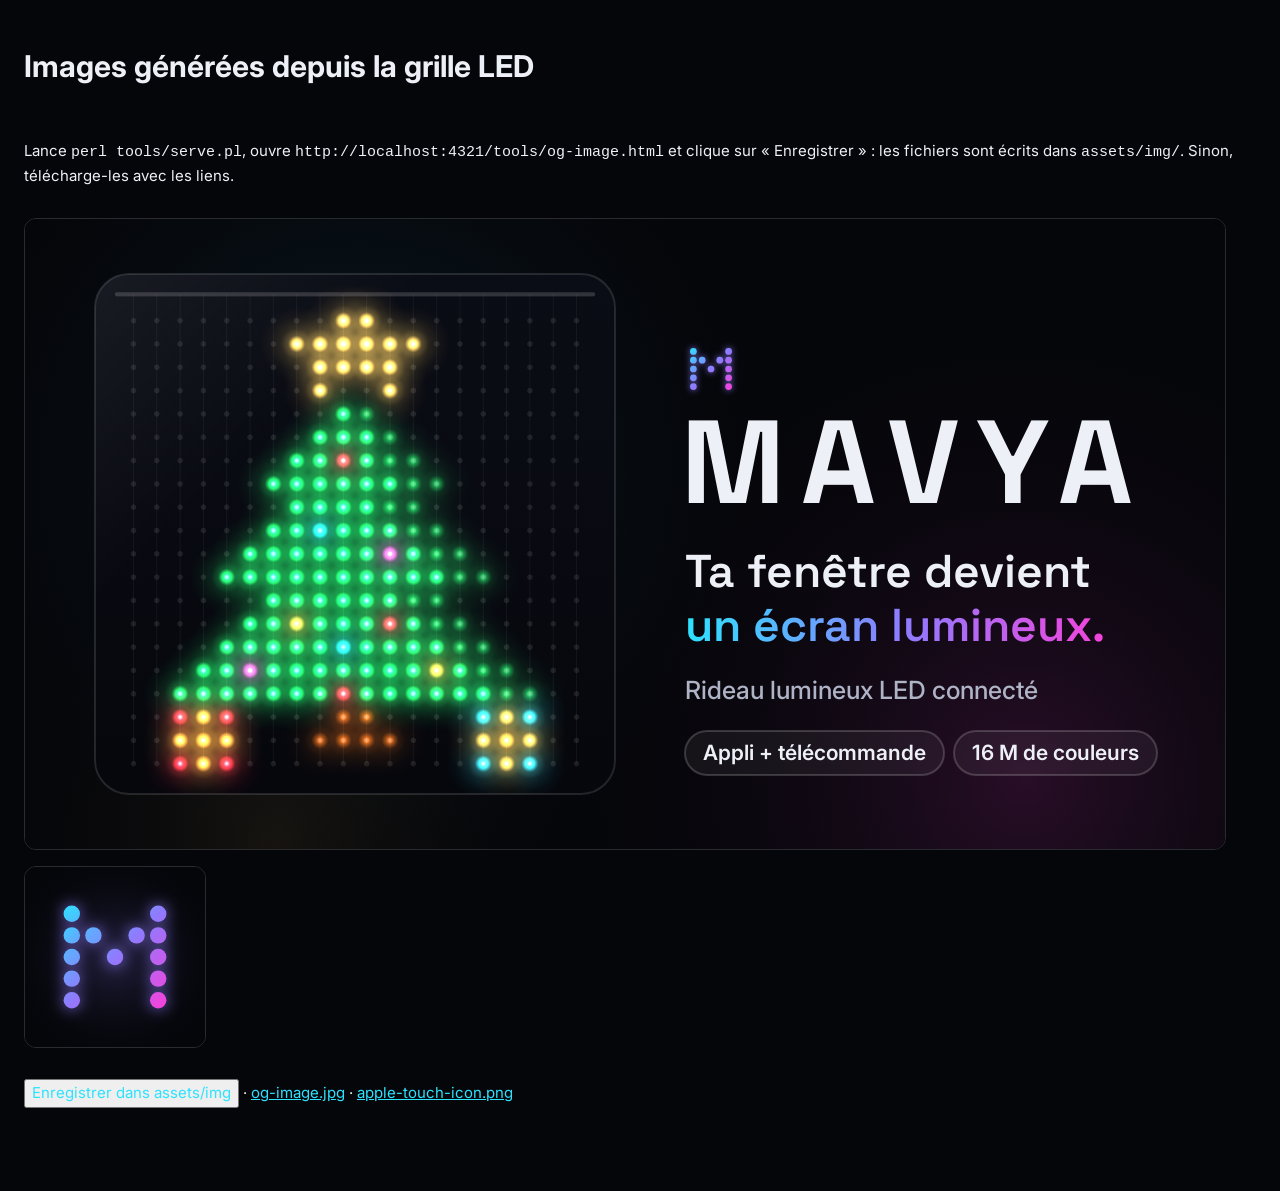
<file: tools/og-image.html>
<!doctype html>
<html lang="fr">
<head>
  <meta charset="utf-8">
  <meta name="viewport" content="width=device-width, initial-scale=1">
  <meta name="robots" content="noindex">
  <title>Générateur d'images · MAVYA</title>
  <link rel="stylesheet" href="https://fonts.googleapis.com/css2?family=Inter:wght@500;600&family=Space+Grotesk:wght@600;700&display=swap">
  <style>
    body { margin: 0; padding: 24px; display: grid; gap: 16px; background: #05060A; color: #EEF0F7; font: 15px/1.5 Inter, system-ui, sans-serif; }
    canvas.out { max-width: 100%; height: auto; border: 1px solid rgba(255, 255, 255, .15); border-radius: 12px; }
    #icon { width: 180px; }
    .src { position: absolute; left: -9999px; top: 0; width: 520px; height: 520px; }   /* grille LED rendue hors champ, à taille fixe */
    a, button { color: #2DE2FF; font: inherit; }
  </style>
</head>
<body>
  <h1>Images générées depuis la grille LED</h1>
  <p>Lance <code>perl tools/serve.pl</code>, ouvre <code>http://localhost:4321/tools/og-image.html</code> et clique sur « Enregistrer » : les fichiers sont écrits dans <code>assets/img/</code>. Sinon, télécharge-les avec les liens.</p>
  <canvas class="out" id="og" width="1200" height="630"></canvas>
  <canvas class="out" id="icon" width="180" height="180"></canvas>
  <p><button id="save" type="button">Enregistrer dans assets/img</button> · <a id="dl-og" download="og-image.jpg">og-image.jpg</a> · <a id="dl-icon" download="apple-touch-icon.png">apple-touch-icon.png</a></p>
  <p id="status" role="status"></p>
  <canvas class="src" id="grid"></canvas>

  <script type="module">
    import { LedGrid, Pattern } from '../assets/js/led-grid.js?v=dev';
    import { SAPIN } from '../assets/js/patterns.js?v=dev';

    const NEON = ['#2DE2FF', '#8F7BFF', '#FF3DD8'];
    const M = ['X...X', 'XX.XX', 'X.X.X', 'X...X', 'X...X'];   // le « M » en points du logo
    const status = document.getElementById('status');

    await Promise.all(['700 118px "Space Grotesk"', '600 46px "Space Grotesk"', '500 25px Inter', '600 21px Inter'].map(f => document.fonts.load(f)));

    function neon(g, x0, y0, x1, y1) {
      const grad = g.createLinearGradient(x0, y0, x1, y1);
      NEON.forEach((c, i) => grad.addColorStop(i / (NEON.length - 1), c));
      return grad;
    }
    function glow(g, w, h, x, y, r, color) {
      const grad = g.createRadialGradient(x, y, 0, x, y, r);
      grad.addColorStop(0, color);
      grad.addColorStop(1, 'rgba(5,6,10,0)');
      g.fillStyle = grad;
      g.fillRect(0, 0, w, h);
    }
    function logo(g, x, y, size) {   // « M » en LED, avec halo
      const cell = size / 5;
      g.save();
      g.fillStyle = neon(g, x, y, x + size, y + size);
      g.shadowColor = 'rgba(143,123,255,.85)';
      g.shadowBlur = cell * .7;
      M.forEach((line, r) => [...line].forEach((px, c) => {
        if (px !== 'X') return;
        g.beginPath();
        g.arc(x + (c + .5) * cell, y + (r + .5) * cell, cell * .38, 0, Math.PI * 2);
        g.fill();
      }));
      g.restore();
    }

    /* 1. la grille LED du site, figée sur le sapin (rendue à 2×) */
    const src = document.getElementById('grid');
    const grid = new LedGrid(src, { dpr: 2, shimmer: false });
    grid.layout();
    grid.show(new Pattern(SAPIN), { instant: true });
    grid.draw(0);

    /* 2. image de partage 1200 × 630 */
    const og = document.getElementById('og'), g = og.getContext('2d');
    g.fillStyle = '#05060A';
    g.fillRect(0, 0, 1200, 630);
    glow(g, 1200, 630, 330, 250, 430, 'rgba(45,226,255,.15)');
    glow(g, 1200, 630, 1000, 560, 480, 'rgba(255,61,216,.14)');
    glow(g, 1200, 630, 250, 620, 320, 'rgba(255,198,90,.07)');

    const frame = new Path2D();
    frame.roundRect(70, 55, 520, 520, 34);
    const glass = g.createLinearGradient(0, 55, 0, 575);
    glass.addColorStop(0, '#0B0D16');
    glass.addColorStop(1, '#06070C');
    g.fillStyle = glass;
    g.fill(frame);
    g.drawImage(src, 70, 55, 520, 520);
    const shine = g.createLinearGradient(70, 55, 590, 575);
    shine.addColorStop(0, 'rgba(255,255,255,.06)');
    shine.addColorStop(.32, 'rgba(255,255,255,0)');
    g.fillStyle = shine;
    g.fill(frame);
    g.strokeStyle = 'rgba(255,255,255,.12)';
    g.lineWidth = 2;
    g.stroke(frame);

    logo(g, 664, 128, 44);
    g.fillStyle = '#EEF0F7';
    g.font = '700 118px "Space Grotesk"';
    g.letterSpacing = '16px';
    g.fillText('MAVYA', 656, 284);
    g.letterSpacing = '0px';
    g.font = '600 46px "Space Grotesk"';
    g.fillText('Ta fenêtre devient', 660, 368);
    g.fillStyle = neon(g, 660, 0, 1100, 0);
    g.fillText('un écran lumineux.', 660, 422);
    g.fillStyle = '#AEB3C5';
    g.font = '500 25px Inter';
    g.fillText('Rideau lumineux LED connecté', 660, 480);

    g.font = '600 21px Inter';
    let x = 660;
    for (const label of ['Appli + télécommande', '16 M de couleurs', 'Livraison offerte']) {
      const w = g.measureText(label).width + 36;
      if (x + w > 1150) break;
      const pill = new Path2D();
      pill.roundRect(x, 512, w, 44, 22);
      g.fillStyle = 'rgba(255,255,255,.05)';
      g.fill(pill);
      g.strokeStyle = 'rgba(255,255,255,.18)';
      g.stroke(pill);
      g.fillStyle = '#EEF0F7';
      g.fillText(label, x + 18, 541);
      x += w + 10;
    }

    /* 3. icône d'écran d'accueil iOS 180 × 180 (iOS arrondit lui-même les coins) */
    const icon = document.getElementById('icon'), k = icon.getContext('2d');
    k.fillStyle = '#05060A';
    k.fillRect(0, 0, 180, 180);
    glow(k, 180, 180, 90, 90, 110, 'rgba(143,123,255,.22)');
    logo(k, 36, 36, 108);

    /* enregistrement */
    const blobs = await Promise.all([[og, 'image/jpeg'], [icon, 'image/png']].map(([c, type]) => new Promise(res => c.toBlob(res, type, .9))));
    const files = { 'assets/img/og-image.jpg': blobs[0], 'assets/img/apple-touch-icon.png': blobs[1] };
    document.getElementById('dl-og').href = URL.createObjectURL(blobs[0]);
    document.getElementById('dl-icon').href = URL.createObjectURL(blobs[1]);
    async function save() {
      try {
        for (const [path, blob] of Object.entries(files)) {
          const res = await fetch('/__save/' + path, { method: 'POST', body: blob });
          if (!res.ok) throw new Error(`${path} : ${res.status}`);
        }
        status.textContent = 'Images enregistrées dans assets/img/.';
      } catch (err) {
        status.textContent = 'Enregistrement impossible (' + err.message + ') : utilise les liens de téléchargement.';
      }
      document.body.dataset.done = '1';
    }
    document.getElementById('save').addEventListener('click', save);
    if (new URLSearchParams(location.search).has('save')) save();
    else document.body.dataset.done = '1';
  </script>
</body>
</html>
</file>
<file: assets/css/main.css>
/* MAVYA — feuille de style commune (accueil + pages légales). Mobile d'abord. */

:root {
  --bg: #05060A;
  --bg-1: #0A0C13;
  --bg-2: #10131C;
  --line: rgba(255, 255, 255, .08);
  --line-2: rgba(255, 255, 255, .15);
  --ink: #EEF0F7;
  --ink-2: #AEB3C5;
  --ink-3: #868CA2;
  --cyan: #2DE2FF;
  --magenta: #FF3DD8;
  --violet: #8F7BFF;
  --gold: #FFC65A;
  --neon: linear-gradient(100deg, var(--cyan), var(--violet) 50%, var(--magenta));
  --f-display: 'Space Grotesk', ui-sans-serif, system-ui, -apple-system, 'Segoe UI', Roboto, sans-serif;
  --f-body: 'Inter', ui-sans-serif, system-ui, -apple-system, 'Segoe UI', Roboto, sans-serif;
  --r-lg: 28px;
  --r-md: 20px;
  --r-pill: 999px;
  --ease: cubic-bezier(.2, .75, .2, 1);
  --header-h: 64px;
  --header-h-s: 52px;    /* en-tête réduit, dès qu'on a défilé */
  --consent-h: 0px;      /* hauteur du futur bandeau cookies (emplacement réservé, voir plus bas) */
  --float-bottom: calc(env(safe-area-inset-bottom) + var(--consent-h) + 16px);   /* boutons flottants */
  --gutter: 20px;
  color-scheme: dark;
}

/* ---------- Base ---------- */
*, *::before, *::after { box-sizing: border-box; }
html { -webkit-text-size-adjust: 100%; text-size-adjust: 100%; scroll-padding-top: calc(var(--header-h-s) + 16px); }
@media (prefers-reduced-motion: no-preference) { html:has(.legal) { scroll-behavior: smooth; } }   /* l'accueil défile avec Lenis */
html.lenis, html.lenis body { height: auto; }
.lenis.lenis-smooth { scroll-behavior: auto !important; }
.lenis.lenis-stopped { overflow: clip; }
body {
  margin: 0; min-height: 100vh; background: var(--bg); color: var(--ink);
  font: 400 1rem/1.6 var(--f-body); -webkit-font-smoothing: antialiased; -moz-osx-font-smoothing: grayscale;
  overflow-x: clip;
}
/* grain léger sur toute la page */
body::after {
  content: ""; position: fixed; inset: 0; z-index: 90; pointer-events: none; opacity: .055;
  background-image: url("data:image/svg+xml,%3Csvg xmlns='http://www.w3.org/2000/svg' width='160' height='160'%3E%3Cfilter id='n'%3E%3CfeTurbulence type='fractalNoise' baseFrequency='.85' numOctaves='2' stitchTiles='stitch'/%3E%3C/filter%3E%3Crect width='100%25' height='100%25' filter='url(%23n)'/%3E%3C/svg%3E");
}
img, svg, canvas { display: block; max-width: 100%; }
a { color: inherit; }
p { margin: 0; }
h1, h2, h3 { margin: 0; font-family: var(--f-display); font-weight: 700; letter-spacing: -.03em; line-height: 1.04; text-wrap: balance; }
h2 { font-size: clamp(2rem, 7.6vw, 3.9rem); }
h3 { font-size: 1.14rem; line-height: 1.25; letter-spacing: -.015em; }
::selection { background: rgba(255, 61, 216, .35); color: #fff; }
:focus-visible { outline: 2px solid var(--cyan); outline-offset: 3px; border-radius: 6px; }
[tabindex="-1"]:focus-visible { outline: none; }   /* sections ciblées par un lien interne : le focus suit, sans cadre */
.nowrap { white-space: nowrap; }
.sr-only { position: absolute !important; width: 1px; height: 1px; overflow: hidden; clip: rect(0 0 0 0); white-space: nowrap; }
.skip { position: fixed; z-index: 100; left: 12px; top: 12px; padding: 10px 16px; border-radius: var(--r-pill); background: var(--ink); color: var(--bg); font-weight: 600; text-decoration: none; transform: translateY(-160%); }
.skip:focus { transform: none; }
.wrap { width: min(1200px, 100% - var(--gutter) * 2); margin-inline: auto; }
.wrap--narrow { width: min(820px, 100% - var(--gutter) * 2); }
.section { position: relative; padding: clamp(88px, 15vw, 168px) 0; }

.eyebrow {
  display: inline-flex; align-items: center; gap: 10px;
  font: 500 .74rem/1.2 var(--f-display); letter-spacing: .2em; text-transform: uppercase; color: var(--ink-2);
}
.eyebrow::before { content: ""; flex: none; width: 7px; height: 7px; border-radius: 50%; background: var(--cyan); box-shadow: 0 0 10px 2px rgba(45, 226, 255, .6); }
.glow-text { background: var(--neon); -webkit-background-clip: text; background-clip: text; color: transparent; }
.gold-text { background: linear-gradient(100deg, #FFE29A, var(--gold) 45%, #FF9A3D); -webkit-background-clip: text; background-clip: text; color: transparent; }
.section-head { display: grid; gap: 16px; justify-items: center; max-width: 780px; margin: 0 auto clamp(40px, 7vw, 72px); text-align: center; }
.section-head > p:not(.eyebrow) { max-width: 560px; color: var(--ink-2); font-size: 1.05rem; }

/* ---------- Boutons ---------- */
.btn {
  position: relative; display: inline-flex; align-items: center; justify-content: center; gap: 10px;
  min-height: 52px; padding: 0 26px; border: 1px solid transparent; border-radius: var(--r-pill);
  font: 600 1rem/1 var(--f-body); text-decoration: none; white-space: nowrap; cursor: pointer;
  transition: transform .25s var(--ease), background-color .25s var(--ease), border-color .25s var(--ease), box-shadow .25s var(--ease);
  -webkit-tap-highlight-color: transparent;
}
.btn svg { width: 18px; height: 18px; flex: none; }
.btn--primary { isolation: isolate; background: #F4F6FF; color: #05060A; box-shadow: inset 0 1px 0 #fff; }
.btn--primary::before {
  content: ""; position: absolute; z-index: -1; inset: -3px; border-radius: inherit;
  background: var(--neon); filter: blur(14px); opacity: .6; transition: opacity .3s var(--ease);
}
.btn--ghost { background: rgba(255, 255, 255, .04); color: var(--ink); border-color: var(--line-2); }
.btn--small { min-height: 44px; padding: 0 18px; font-size: .9rem; }
.btn--block { width: 100%; }
.btn:active { transform: scale(.97); }

/* ---------- En-tête : se réduit, devient translucide et floute ce qui passe dessous au défilement ---------- */
.site-header {
  position: fixed; z-index: 50; inset: 0 0 auto; padding-top: env(safe-area-inset-top);
  border-bottom: 1px solid transparent;
  transition: background-color .35s var(--ease), border-color .35s var(--ease), -webkit-backdrop-filter .35s var(--ease), backdrop-filter .35s var(--ease);
}
.site-header.is-scrolled, html:not(.js) .site-header {
  background: rgba(5, 6, 10, .6); border-bottom-color: var(--line);
  -webkit-backdrop-filter: blur(16px) saturate(150%); backdrop-filter: blur(16px) saturate(150%);
}
.site-header__in { height: var(--header-h); display: flex; align-items: center; justify-content: space-between; gap: 16px; transition: height .35s var(--ease); }
.site-header.is-scrolled .site-header__in { height: var(--header-h-s); }
.logo { display: inline-flex; align-items: center; gap: 11px; color: var(--ink); text-decoration: none; font: 700 1.06rem/1 var(--f-display); letter-spacing: .24em; transform-origin: 0 50%; transition: transform .35s var(--ease); }
.site-header.is-scrolled .logo { transform: scale(.92); }
.logo__mark { width: 22px; height: 22px; filter: drop-shadow(0 0 5px rgba(45, 226, 255, .55)); }
.site-nav { display: none; }
@media (min-width: 900px) {
  .site-nav { display: flex; gap: 30px; margin-left: auto; margin-right: 12px; }
  .site-nav a { color: var(--ink-2); font-size: .92rem; text-decoration: none; transition: color .2s, text-shadow .2s; }
}

/* ---------- Barre de progression de lecture (dévoile le dégradé néon de gauche à droite) ---------- */
.progress {
  position: fixed; z-index: 55; top: 0; left: 0; right: 0; height: 2px; pointer-events: none;
  background: var(--neon); box-shadow: 0 0 10px rgba(143, 123, 255, .8), 0 0 3px rgba(45, 226, 255, .7);
  clip-path: inset(-8px calc(100% - var(--p, 0) * 100%) -8px 0);
}

/* ---------- Cadre de grille LED (une « fenêtre ») ---------- */
.led-frame {
  position: relative; aspect-ratio: 1; border-radius: 26px; border: 1px solid var(--line);
  background: radial-gradient(120% 90% at 50% 0%, rgba(143, 123, 255, .07), transparent 60%), linear-gradient(180deg, #0B0D15, #06070C);
  box-shadow: inset 0 1px 0 rgba(255, 255, 255, .05), 0 40px 90px -40px rgba(0, 0, 0, .9);
}
.led-frame::after { /* reflet de vitre */
  content: ""; position: absolute; inset: 0; border-radius: inherit; pointer-events: none;
  background: linear-gradient(125deg, rgba(255, 255, 255, .055), transparent 32%, transparent 70%, rgba(255, 255, 255, .025));
}
.led { width: 100%; height: 100%; }

/* ---------- Hero ---------- */
.hero { position: relative; display: grid; align-items: center; min-height: 100vh; min-height: 100svh; padding: calc(var(--header-h) + 6px) 0 36px; overflow: clip; }
.hero::before {
  content: ""; position: absolute; inset: 0; pointer-events: none;
  background:
    radial-gradient(42% 30% at 50% 26%, rgba(45, 226, 255, .14), transparent 70%),
    radial-gradient(50% 32% at 70% 62%, rgba(255, 61, 216, .11), transparent 70%),
    radial-gradient(40% 26% at 25% 70%, rgba(255, 198, 90, .06), transparent 70%);
}
.hero__in { position: relative; display: grid; gap: 22px; justify-items: center; text-align: center; }
.hero__visual { width: min(80vw, 44svh, 600px); }
.hero__text { display: grid; gap: 16px; justify-items: center; }
.hero__title { font-size: clamp(1.9rem, 8.4vw, 2.9rem); line-height: 1.02; }
.hero__title span { display: block; white-space: nowrap; }
.hero__lead { max-width: 30rem; color: var(--ink-2); font-size: 1rem; }
.hero__cta { display: grid; gap: 12px; justify-items: center; margin-top: 4px; }
.hero__meta { color: var(--ink-3); font-size: .86rem; }
.hero__meta strong { color: var(--ink); font-weight: 600; }
@media (max-height: 700px) and (max-width: 899px) { .hero__lead { display: none; } }
@media (min-width: 900px) {
  .hero__in { grid-template-columns: 1fr minmax(0, 1fr); gap: clamp(40px, 6vw, 96px); justify-items: start; text-align: left; }
  .hero__visual { order: 2; width: min(100%, 74vh, 620px); justify-self: end; }
  .hero__text { justify-items: start; gap: 22px; }
  .hero__title { font-size: clamp(3rem, 4.9vw, 4.9rem); }
  .hero__lead { font-size: 1.12rem; }
  .hero__cta { justify-items: start; }
}
.scroll-hint {
  position: absolute; left: 50%; bottom: 14px; width: 26px; height: 40px; margin-left: -13px;
  border: 1px solid var(--line-2); border-radius: 14px; display: none;
}
.scroll-hint::after { content: ""; position: absolute; left: 50%; top: 8px; width: 3px; height: 8px; margin-left: -1.5px; border-radius: 2px; background: var(--ink-2); }
@media (min-width: 900px) and (min-height: 720px) { .scroll-hint { display: block; } }
/* entrée du hero (CSS : ne dépend pas du chargement des scripts) */
@keyframes rise { from { opacity: 0; transform: translateY(14px); } }
@keyframes fade { from { opacity: 0; } }
@keyframes nudge { 50% { transform: translateY(8px); opacity: .3; } }
.motion .hero__text > * { animation: rise .9s var(--ease) both; }
.motion .hero__text > :nth-child(2) { animation-delay: .06s; }
.motion .hero__text > :nth-child(3) { animation-delay: .16s; }
.motion .hero__text > :nth-child(4) { animation-delay: .26s; }
.motion .hero__visual { animation: fade 1.4s ease both; }
.motion .scroll-hint::after { animation: nudge 1.8s ease-in-out infinite; }

/* ---------- Intro 3D : le rideau se construit, s'allume, puis le logo apparaît ---------- */
/* sans intro 3D (mouvement réduit, pas de WebGL 2), les deux enveloppes s'effacent et le hero reste tel quel */
.hero__track, .hero__stage { display: contents; }
.scene3d, .intro__kicker, .intro__captions, .intro__logo, .intro__hint { display: none; }
/* le rideau 3D vit dans un calque fixe, derrière tout le contenu : il descend de l'intro vers l'histoire,
   puis jusque dans la fenêtre de la maison (que l'on voit à travers la vitre, devenue transparente) */
.intro-3d .scene3d { display: block; position: fixed; z-index: -1; left: 0; top: 0; width: 100%; height: 100vh; height: 100lvh; pointer-events: none; }
.intro-3d .story__visual .led-frame, .intro-3d .street__led { visibility: hidden; }
.intro-3d .street__scene { background: none; }
.intro-3d .street__photo, .intro-3d .street__night, .intro-3d .street__light, .intro-3d .street__scene::after { clip-path: var(--hole); }   /* vitre découpée : on voit le rideau derrière */
.intro-3d .street__photo.street__pane { display: block; clip-path: var(--glass); opacity: calc(.8 * (1 - var(--night))); }   /* le reflet de la vitre, le jour */
.intro-3d .hero { display: block; min-height: 0; padding: 0; overflow: visible; }
.intro-3d .hero::before, .intro-3d .hero__visual, .intro-3d .hero__text .eyebrow, .intro-3d .hero__lead, .intro-3d .scroll-hint { display: none; }
/* dès le premier écran : ce qu'on vend et à quel prix */
.intro-3d .intro__kicker { display: flex; position: absolute; z-index: 1; left: var(--gutter); right: var(--gutter); top: calc(var(--header-h) + env(safe-area-inset-top) + 10px); justify-content: center; text-align: center; color: var(--ink); letter-spacing: .14em; white-space: nowrap; }
.intro-3d .hero__track { display: block; height: 330vh; height: 330svh; }
.intro-3d .hero__stage { display: block; position: sticky; top: 0; height: 100vh; height: 100svh; overflow: clip; }
.intro-3d .intro__captions {
  display: block; position: absolute; z-index: 1; left: var(--gutter); right: var(--gutter); top: calc(var(--header-h) + env(safe-area-inset-top) + 44px);
  margin: 0; padding: 0; list-style: none; text-align: center; pointer-events: none;
}
.intro__captions li { position: absolute; inset: 0 0 auto; opacity: 0; font: 700 clamp(1.6rem, 7.4vw, 3.1rem)/1.06 var(--f-display); letter-spacing: -.035em; text-wrap: balance; text-shadow: 0 2px 24px rgba(5, 6, 10, .8); }
.intro__captions li:first-child { opacity: 1; }
.intro__captions em { font-style: normal; background: var(--neon); -webkit-background-clip: text; background-clip: text; color: transparent; }
.intro-3d .hero__in { position: absolute; z-index: 1; left: 0; right: 0; bottom: calc(env(safe-area-inset-bottom) + 18px); }
.intro-3d .hero__text { gap: 12px; }
.intro-3d .hero__text > * { animation: none; }
.intro-3d .intro__logo { display: flex; justify-content: center; gap: .1em; font: 700 clamp(3.2rem, 17vw, 7.4rem)/.86 var(--f-display); letter-spacing: 0; }
.intro__logo span { opacity: var(--k, 0); transform: translateY(calc((1 - var(--k, 0)) * .3em)); filter: blur(calc((1 - var(--k, 0)) * 12px)); text-shadow: 0 0 .3em rgba(143, 123, 255, .65), 0 0 .08em rgba(45, 226, 255, .5); }
.intro-3d .hero__title { font-size: clamp(1.3rem, 5.8vw, 2.5rem); }
.intro-3d .hero__title, .intro-3d .hero__cta { opacity: var(--end, 0); transform: translateY(calc((1 - var(--end, 0)) * 16px)); }
.intro-3d .intro__hint {
  display: flex; flex-direction: column; align-items: center; gap: 8px; position: absolute; left: 50%; bottom: calc(env(safe-area-inset-bottom) + 30px); translate: -50% 0;
  opacity: 0; color: var(--ink-2); font: 500 .74rem/1 var(--f-display); letter-spacing: .2em; text-transform: uppercase; pointer-events: none;
}
.intro__hint::after { content: ""; width: 9px; height: 9px; border-right: 2px solid var(--cyan); border-bottom: 2px solid var(--cyan); rotate: 45deg; animation: nudge 1.6s ease-in-out infinite; }
@media (min-width: 900px) {
  .intro-3d .intro__captions { left: max(var(--gutter), 50% - 600px + var(--gutter)); right: auto; top: 40%; width: min(42%, 540px); text-align: left; }
  .intro-3d .intro__kicker { left: max(var(--gutter), 50% - 600px + var(--gutter)); right: auto; top: calc(40% - 44px); justify-content: flex-start; }
  .intro-3d .hero__in { top: 0; bottom: 0; display: grid; align-content: center; grid-template-columns: minmax(0, 540px); }
  .intro-3d .intro__logo { justify-content: flex-start; font-size: clamp(4rem, 8vw, 7.4rem); }
  .intro-3d .hero__title { font-size: clamp(2rem, 3.2vw, 3.2rem); }
}

/* ---------- Histoire au défilement (grille épinglée) ---------- */
.story { position: relative; }
.pin-head { display: grid; gap: 14px; justify-items: center; padding-top: clamp(72px, 12vw, 132px); text-align: center; }
.story__stage { padding: clamp(36px, 6vw, 64px) 0 clamp(80px, 12vw, 140px); }
.motion .story__track { height: calc(100vh + 5 * 72vh); height: calc(100svh + 5 * 72svh); }
.motion .story__stage {
  position: sticky; top: 0; height: 100vh; height: 100svh; display: grid; align-items: center; overflow: clip;
  padding: calc(var(--header-h-s) + 4px) 0 calc(env(safe-area-inset-bottom) + 92px);   /* en-tête réduit ; place de la barre d'achat */
}
@media (min-width: 900px) { .motion .story__stage { padding-bottom: 24px; } }
.story__in { display: grid; gap: clamp(14px, 2.4svh, 22px); justify-items: center; text-align: center; }
.story__visual { width: min(76vw, 42svh, 560px); }
.story__captions { position: relative; width: 100%; max-width: 30rem; }
.motion .story__captions { min-height: 8.6rem; }
.story__step { display: none; }
.story__step.is-active { display: block; }
html:not(.js) .story__step { display: block; margin-bottom: 28px; }
.motion .story__step { display: block; position: absolute; inset: 0 0 auto; opacity: 0; transform: translateY(14px); transition: opacity .45s var(--ease), transform .45s var(--ease); visibility: hidden; }
.motion .story__step.is-active { opacity: 1; transform: none; visibility: visible; }
.story__num { font: 500 .74rem/1 var(--f-display); letter-spacing: .2em; color: var(--cyan); margin-bottom: 10px; }
.story__step h3 { font-size: clamp(1.32rem, 5.2vw, 2.1rem); letter-spacing: -.025em; line-height: 1.1; }
.story__step p:not(.story__num) { margin-top: 10px; color: var(--ink-2); font-size: .98rem; }
.chips { display: flex; flex-wrap: wrap; justify-content: center; gap: 6px; margin-top: 12px; }
.chip { display: inline-flex; align-items: center; gap: 6px; padding: 5px 11px; border-radius: var(--r-pill); border: 1px solid var(--line-2); background: rgba(255, 255, 255, .03); color: var(--ink-2); font-size: .78rem; }
.chip svg { width: 14px; height: 14px; }
.eq { display: inline-flex; align-items: flex-end; gap: 2px; height: 12px; }
.eq i { width: 3px; height: 100%; border-radius: 1px; background: var(--magenta); transform-origin: bottom; }
.motion .eq i { animation: eq .9s ease-in-out infinite alternate; }
.motion .eq i:nth-child(2) { animation-delay: -.3s; } .motion .eq i:nth-child(3) { animation-delay: -.6s; } .motion .eq i:nth-child(4) { animation-delay: -.15s; }
@keyframes eq { from { transform: scaleY(.25); } to { transform: scaleY(1); } }
.story__nav { display: grid; grid-template-columns: repeat(5, 1fr); gap: 6px; width: min(100% - 100px, 340px); }   /* place des boutons flottants */
.story__dot { position: relative; height: 44px; padding: 0; border: 0; background: none; cursor: pointer; color: var(--ink-3); font: 500 .7rem/1 var(--f-body); }
.story__dot::before { content: ""; position: absolute; left: 0; right: 0; top: 50%; height: 3px; margin-top: -1.5px; border-radius: 3px; background: rgba(255, 255, 255, .36); transition: background-color .3s; }
.story__dot[aria-current="step"]::before { background: var(--neon); box-shadow: 0 0 12px rgba(45, 226, 255, .45); }
@media (min-width: 900px) {
  .story__in { grid-template-columns: minmax(0, 1fr) minmax(0, .9fr); grid-template-areas: "visual captions" "visual nav"; align-content: center; column-gap: clamp(40px, 6vw, 96px); row-gap: 28px; justify-items: start; text-align: left; }
  .story__visual { grid-area: visual; width: min(100%, 72vh, 620px); justify-self: end; }
  .story__captions { grid-area: captions; align-self: end; }
  .motion .story__captions { min-height: 12rem; }
  .story__step h3 { font-size: clamp(2rem, 3vw, 2.8rem); }
  .story__step p:not(.story__num) { font-size: 1.08rem; }
  .story__nav { grid-area: nav; align-self: start; width: min(100%, 340px); }
  .chips { justify-content: flex-start; }
}

/* ---------- Vu de la rue : la maison occupe tout l'écran ---------- */
.motion .street__track { height: 260vh; height: 260svh; }
/* lvh : la photo couvre l'écran même quand le navigateur replie ses barres */
.street__stage { position: relative; height: 100vh; height: 100lvh; overflow: clip; }
.motion .street__stage { position: sticky; top: 0; }
/* maison réaliste (photo) : la nuit tombe sur la même photo ; la vitre de la baie (--win-*) reçoit le rideau.
   main.js la recalcule en pixels pour le recadrage « cover » de l'écran ; ces pourcentages valent pour un écran 16:9 */
.street__scene {
  --night: 1; --glow: 1;
  --win-x: 39.26%; --win-y: 41.8%; --win-w: 22.32%; --win-h: 39.6%;
  --hole: polygon(evenodd, 0 0, 100% 0, 100% 100%, 0 100%, 0 0, var(--win-x) var(--win-y), calc(var(--win-x) + var(--win-w)) var(--win-y), calc(var(--win-x) + var(--win-w)) calc(var(--win-y) + var(--win-h)), var(--win-x) calc(var(--win-y) + var(--win-h)), var(--win-x) var(--win-y));
  --glass: inset(var(--win-y) calc(100% - var(--win-x) - var(--win-w)) calc(100% - var(--win-y) - var(--win-h)) var(--win-x));
  position: absolute; inset: 0; background: #070A14;
  /* le haut de la photo sort de la nuit : le texte y reste lisible, et le rideau qui descend se voit au travers */
  -webkit-mask-image: linear-gradient(transparent, rgba(0, 0, 0, .5) 22%, #000 38%);
  mask-image: linear-gradient(transparent, rgba(0, 0, 0, .5) 22%, #000 38%);
}
.street__scene::after {   /* voile en bas : la photo se fond dans la page */
  content: ""; position: absolute; inset: 0; pointer-events: none;
  background: linear-gradient(transparent 82%, rgba(5, 6, 10, .75));
}
.street__photo { position: absolute; inset: 0; width: 100%; height: 100%; object-fit: cover; }
.street__pane { display: none; }
.street__night { position: absolute; inset: 0; opacity: var(--night); }
.street__light {   /* lumière du rideau sur la façade et sur la neige */
  position: absolute; inset: 0; pointer-events: none; mix-blend-mode: screen; opacity: var(--glow);
  background:
    radial-gradient(calc(var(--win-w) * .95) calc(var(--win-h) * .85) at calc(var(--win-x) + var(--win-w) / 2) calc(var(--win-y) + var(--win-h) / 2), rgba(124, 203, 255, .3), rgba(196, 107, 255, .12) 55%, transparent 76%),
    radial-gradient(calc(var(--win-w) * 1.2) calc(var(--win-h) * .36) at calc(var(--win-x) + var(--win-w) / 2) calc(var(--win-y) + var(--win-h) * 1.22), rgba(255, 184, 107, .5), rgba(255, 79, 180, .18) 50%, transparent 76%);
}
.street__led { position: absolute; left: var(--win-x); top: var(--win-y); width: var(--win-w); height: var(--win-h); }
/* légende et choix jour / nuit : au-dessus de la maison sur téléphone, en bas de l'écran sur ordinateur */
.street__in { position: absolute; z-index: 1; left: 0; right: 0; top: calc(var(--header-h-s) + env(safe-area-inset-top) + 14px); display: grid; gap: 12px; justify-items: center; text-align: center; }
.street__switch { display: inline-flex; padding: 4px; gap: 4px; border-radius: var(--r-pill); border: 1px solid var(--line-2); background: rgba(5, 6, 10, .5); -webkit-backdrop-filter: blur(10px); backdrop-filter: blur(10px); }
.street__switch button { min-width: 88px; min-height: 44px; padding: 0 16px; border: 0; border-radius: var(--r-pill); background: none; color: var(--ink-2); font: 600 .85rem/1 var(--f-body); cursor: pointer; transition: background-color .3s, color .3s; }
.street__switch button[aria-pressed="true"] { background: var(--ink); color: var(--bg); }
.street__caption { max-width: 30rem; color: var(--ink); font-size: .98rem; text-shadow: 0 1px 14px rgba(5, 6, 10, .9); }
@media (max-height: 620px) and (max-width: 899px) { .street__caption { display: none; } }
@media (min-width: 900px) {
  .street__scene::after { background: linear-gradient(transparent 72%, rgba(5, 6, 10, .9)); }
  .street__in { top: auto; bottom: calc(var(--float-bottom) + 64px); display: flex; align-items: center; justify-content: space-between; gap: 40px; text-align: left; }   /* au-dessus des boutons flottants */
  .street__caption { max-width: min(30rem, 33vw); font-size: 1.08rem; }   /* à gauche de la baie vitrée */
}

/* ---------- Caractéristiques ---------- */
.stats { display: grid; grid-template-columns: repeat(2, minmax(0, 1fr)); gap: 12px; margin-bottom: 12px; }
.stat { padding: 22px 14px 20px; border-radius: var(--r-md); border: 1px solid var(--line); background: linear-gradient(180deg, rgba(255, 255, 255, .045), rgba(255, 255, 255, .012)); text-align: center; }
.stat, .card, .size-card { transition: translate .35s var(--ease), border-color .35s var(--ease), box-shadow .35s var(--ease); }
.stat__value { font: 700 clamp(2.1rem, 9vw, 3.4rem)/1 var(--f-display); letter-spacing: -.04em; font-variant-numeric: tabular-nums; }
.stat__label { margin-top: 8px; color: var(--ink-2); font-size: .86rem; line-height: 1.35; }
.cards { display: grid; gap: 12px; margin: 0; padding: 0; list-style: none; }
.card {
  position: relative; overflow: hidden; padding: 24px 22px; border-radius: var(--r-md); border: 1px solid var(--line);
  background: linear-gradient(180deg, rgba(255, 255, 255, .045), rgba(255, 255, 255, .012));
}
.card::before { content: ""; position: absolute; inset: 0; pointer-events: none; background: radial-gradient(70% 60% at 0% 0%, rgba(45, 226, 255, .09), transparent 70%); }
.card:nth-child(even)::before { background: radial-gradient(70% 60% at 100% 0%, rgba(255, 61, 216, .09), transparent 70%); }
.card { display: grid; grid-template-columns: 48px minmax(0, 1fr); column-gap: 16px; align-content: start; }
.card__icon { position: relative; grid-row: span 2; display: grid; place-items: center; width: 48px; height: 48px; border-radius: 15px; border: 1px solid var(--line-2); background: rgba(255, 255, 255, .04); }
@media (min-width: 640px) { .card { display: block; } .card__icon { margin-bottom: 18px; } }
.card__icon svg { width: 24px; height: 24px; fill: none; stroke: url(#g-neon); stroke-width: 1.7; stroke-linecap: round; stroke-linejoin: round; }
.card h3 { position: relative; margin-bottom: 8px; }
.card p { position: relative; color: var(--ink-2); font-size: .95rem; }
.card strong { color: var(--ink); font-weight: 600; }
@media (min-width: 640px) { .cards { grid-template-columns: repeat(2, minmax(0, 1fr)); } }
@media (min-width: 900px) { .stats { grid-template-columns: repeat(4, minmax(0, 1fr)); } }
@media (min-width: 1040px) { .cards { grid-template-columns: repeat(3, minmax(0, 1fr)); } }

/* ---------- Dimensions : un seul format, mis en avant ---------- */
.size-card {
  position: relative; display: grid; gap: 22px; max-width: 960px; margin-inline: auto; padding: 22px 20px; border-radius: var(--r-lg);
  border: 1px solid rgba(143, 123, 255, .35);
  background: radial-gradient(90% 60% at 50% 0%, rgba(143, 123, 255, .14), transparent 70%), linear-gradient(180deg, rgba(255, 255, 255, .05), rgba(255, 255, 255, .01));
  box-shadow: 0 50px 110px -60px rgba(143, 123, 255, .45);
}
.size-card__body { display: grid; gap: 14px; align-content: center; }
.size-card__title { display: flex; flex-wrap: wrap; align-items: center; gap: 8px 12px; }
.size-card__badge { padding: 6px 11px; border-radius: var(--r-pill); background: rgba(143, 123, 255, .16); border: 1px solid rgba(143, 123, 255, .4); color: #CFC6FF; font: 600 .72rem/1 var(--f-body); letter-spacing: .04em; }
.size-card__visual { display: flex; align-items: center; justify-content: center; height: clamp(240px, 74vw, 340px); }
.size-card__visual .led-frame { height: 100%; border-radius: 18px; }
.size-card h3 { font-size: clamp(2rem, 8vw, 2.9rem); letter-spacing: -.03em; }
.size-card__leds { color: var(--ink-2); font-size: 1rem; }
.size-card__fit { display: flex; gap: 12px; align-items: flex-start; padding: 14px; border-radius: 16px; background: rgba(255, 255, 255, .035); border: 1px solid var(--line); color: var(--ink-2); font-size: .93rem; }
.size-card__fit svg { flex: none; width: 34px; height: 34px; fill: none; stroke: url(#g-neon); stroke-width: 1.6; stroke-linejoin: round; }
.size-card__fit strong { display: block; color: var(--ink); font-weight: 600; }
.size-card__foot { display: flex; flex-wrap: wrap; align-items: center; justify-content: space-between; gap: 14px; margin-top: 6px; }
.size-card__price { font: 700 clamp(2.2rem, 9vw, 2.8rem)/1 var(--f-display); letter-spacing: -.03em; }
.size-card__price span { display: block; margin-top: 8px; color: var(--ink-2); font: 500 .85rem/1 var(--f-body); letter-spacing: 0; }
.sizes__tip { max-width: 560px; margin: 22px auto 0; color: var(--ink-3); font-size: .9rem; text-align: center; }
@media (min-width: 760px) {
  .size-card { grid-template-columns: minmax(0, 1fr) minmax(0, 1.05fr); align-items: center; gap: clamp(32px, 5vw, 64px); padding: clamp(30px, 4vw, 48px); }
  .size-card__visual { height: clamp(300px, 36vw, 420px); }
}

/* ---------- Commander ---------- */
.buy__card {
  display: grid; overflow: hidden; border-radius: 32px; border: 1px solid var(--line-2);
  background: radial-gradient(80% 60% at 0% 0%, rgba(45, 226, 255, .08), transparent 60%), radial-gradient(70% 60% at 100% 100%, rgba(255, 61, 216, .08), transparent 60%), var(--bg-1);
}
.buy__visual { display: grid; place-items: center; padding: 26px 26px 0; }
@media (max-width: 899px) { .buy__visual { order: 1; padding: 0 26px 26px; } }   /* sur mobile, prix et bouton d'achat d'abord */
.buy__visual .led-frame { width: min(100%, 360px); }
.buy__panel { display: grid; gap: 18px; padding: 26px 22px 24px; }
.buy__panel h2 { font-size: clamp(1.9rem, 7vw, 3rem); }
.buy__lead { color: var(--ink-2); font-size: .97rem; }
.assurances { display: grid; gap: 10px; margin: 2px 0 0; padding: 0; list-style: none; }
.assurances li { display: flex; gap: 12px; align-items: flex-start; padding: 12px 14px; border-radius: 14px; border: 1px solid var(--line); background: rgba(255, 255, 255, .03); color: var(--ink-2); font-size: .93rem; line-height: 1.45; }
.assurances strong { color: var(--ink); font-weight: 600; }
.assurances svg { flex: none; width: 20px; height: 20px; margin-top: 1px; fill: none; stroke: var(--cyan); stroke-width: 1.8; stroke-linecap: round; stroke-linejoin: round; }
.assurances .is-xmas { border-color: rgba(255, 198, 90, .35); background: rgba(255, 198, 90, .07); }
.assurances .is-xmas svg { stroke: var(--gold); }
.assurances .is-warn { border-color: rgba(255, 61, 216, .3); background: rgba(255, 61, 216, .06); }
.assurances .is-warn svg { stroke: var(--magenta); }
@media (min-width: 900px) {
  .buy__card { grid-template-columns: minmax(0, 1fr) minmax(0, 1.05fr); align-items: center; }
  .buy__visual { padding: 48px; }
  .buy__visual .led-frame { width: min(100%, 460px); }
  .buy__panel { padding: 48px 48px 48px 8px; }
}

/* ---------- Boutique Shopify (Buy Button JS v3, sans iframe : habillée par ce CSS) ---------- */
.shop { min-height: 186px; }
.shop-note { padding: 16px; border-radius: 16px; border: 1px dashed var(--line-2); color: var(--ink-2); font-size: .92rem; }
.shop-note code { color: var(--gold); font-size: .88em; }
.shop .visuallyhidden, .shopify-buy-cart-wrapper .visuallyhidden { position: absolute !important; width: 1px; height: 1px; overflow: hidden; clip: rect(0 0 0 0); white-space: nowrap; }
.shop .shopify-buy__product { display: grid; gap: 14px; text-align: left; font-family: var(--f-body); }
.shop .shopify-buy__product__price { display: flex; align-items: baseline; gap: 10px; margin: 0; }
.shop .shopify-buy__product__actual-price { font: 700 2.1rem/1 var(--f-display); letter-spacing: -.035em; color: var(--ink); font-variant-numeric: tabular-nums; }
/* pas de prix barré : un « prix de référence » est strictement encadré en France */
.shop .shopify-buy__product__compare-price, .shop .shopify-buy__product__unit-price, .shopify-buy__cart-item__full-price { display: none !important; }
.shop .shopify-buy__product__variant-selectors { display: grid; gap: 10px; margin: 0; }
.shop .shopify-buy__option-select { margin: 0; }
.shop .shopify-buy__option-select__label { display: block; margin-bottom: 8px; font: 500 .72rem/1 var(--f-display); letter-spacing: .18em; text-transform: uppercase; color: var(--ink-2); }
.shop .shopify-buy__option-select__label.visuallyhidden { position: static !important; width: auto; height: auto; overflow: visible; clip: auto; }
.shop .shopify-buy__option-select-wrapper { position: relative; border: 1px solid var(--line-2); border-radius: 16px; background: rgba(255, 255, 255, .04); transition: border-color .2s, box-shadow .2s; }
.shop .shopify-buy__option-select-wrapper:focus-within { border-color: var(--cyan); box-shadow: 0 0 0 3px rgba(45, 226, 255, .18); }
.shop .shopify-buy__option-select__select { -webkit-appearance: none; appearance: none; width: 100%; min-height: 54px; padding: 0 46px 0 18px; border: 0; border-radius: 16px; background: transparent; color: var(--ink); font: 600 1rem var(--f-body); cursor: pointer; outline: none; }
.shop .shopify-buy__option-select__select option { color: #0A0C13; background: #fff; }
.shop .shopify-buy__select-icon { position: absolute; right: 18px; top: 50%; width: 12px; height: 12px; margin-top: -6px; pointer-events: none; fill: var(--ink-2); }
.shop .shopify-buy__btn-wrapper { margin: 4px 0 0; }
.shop .shopify-buy__btn, .shopify-buy-cart-wrapper .shopify-buy__btn--cart-checkout {
  position: relative; isolation: isolate; display: inline-flex; align-items: center; justify-content: center; width: 100%; min-height: 56px; padding: 0 24px;
  border: 0; border-radius: var(--r-pill); background: #F4F6FF; color: #05060A; font: 600 1.02rem/1 var(--f-body); cursor: pointer;
  box-shadow: inset 0 1px 0 #fff, 0 0 0 1px rgba(255, 255, 255, .3), 0 12px 36px -10px rgba(255, 61, 216, .55), 0 0 30px -8px rgba(45, 226, 255, .45);
  transition: transform .25s var(--ease), box-shadow .25s var(--ease), opacity .2s;
}
.shop .shopify-buy__btn:active, .shopify-buy-cart-wrapper .shopify-buy__btn--cart-checkout:active { transform: scale(.97); }
.shop .shopify-buy__btn:disabled { opacity: .45; cursor: not-allowed; transform: none; }

/* panier : tiroir latéral */
.shopify-buy-cart-wrapper {
  position: fixed; z-index: 100; top: 0; right: 0; bottom: 0; width: min(420px, 100vw);
  padding: calc(env(safe-area-inset-top) + 10px) 10px calc(env(safe-area-inset-bottom) + 10px);
  transform: translateX(104%); visibility: hidden; transition: transform .45s var(--ease), visibility 0s linear .45s;
}
.shopify-buy-cart-wrapper.is-active { transform: none; visibility: visible; transition: transform .45s var(--ease), visibility 0s; }
.shopify-buy__cart {
  display: flex; flex-direction: column; height: 100%; overflow: hidden; color: var(--ink); font-family: var(--f-body);
  border: 1px solid var(--line-2); border-radius: 26px; background: rgba(12, 14, 22, .9);
  -webkit-backdrop-filter: blur(26px) saturate(150%); backdrop-filter: blur(26px) saturate(150%);
  box-shadow: 0 30px 80px -20px rgba(0, 0, 0, .8), inset 0 1px 0 rgba(255, 255, 255, .06);
}
.shopify-buy__cart__header { display: flex; align-items: center; justify-content: space-between; padding: 20px 20px 16px 22px; border-bottom: 1px solid var(--line); }
.shopify-buy__cart__title { margin: 0; font: 700 1.35rem/1 var(--f-display); letter-spacing: -.02em; }
.shopify-buy__btn--close { display: grid; place-items: center; width: 40px; height: 40px; padding: 0; border-radius: 50%; border: 1px solid var(--line-2); background: rgba(255, 255, 255, .04); color: var(--ink); font-size: 1.4rem; line-height: 1; cursor: pointer; }
.shopify-buy__cart-scroll { flex: 1; overflow-y: auto; padding: 8px 22px; overscroll-behavior: contain; }
.shopify-buy__cart-empty-text { margin: 24px 0; color: var(--ink-2); }
.shopify-buy__cart-items { margin: 0; padding: 0; list-style: none; }
.shopify-buy__cart-item { display: grid; grid-template-columns: 64px 1fr auto; grid-template-areas: "img title price" "img variant variant" "img qty qty"; column-gap: 14px; row-gap: 4px; padding: 16px 0; border-bottom: 1px solid var(--line); }
.shopify-buy__cart-item__image { grid-area: img; width: 64px; height: 64px; border-radius: 14px; background: var(--bg-2) center / cover no-repeat; }
.shopify-buy__cart-item__title { grid-area: title; font-weight: 600; font-size: .95rem; line-height: 1.3; }
.shopify-buy__cart-item__variant-title { grid-area: variant; color: var(--ink-3); font-size: .84rem; }
.shopify-buy__cart-item__price-and-discounts { grid-area: price; text-align: right; }
.shopify-buy__cart-item__price { font-weight: 600; font-variant-numeric: tabular-nums; }
.shopify-buy__quantity-container { grid-area: qty; justify-self: start; display: inline-flex; align-items: center; margin-top: 6px; overflow: hidden; border: 1px solid var(--line-2); border-radius: var(--r-pill); }
.shopify-buy__quantity-decrement, .shopify-buy__quantity-increment { width: 38px; height: 36px; padding: 0; border: 0; background: transparent; color: var(--ink); cursor: pointer; }
.shopify-buy__quantity-decrement svg, .shopify-buy__quantity-increment svg { width: 10px; height: 10px; margin: auto; fill: currentColor; }
.shopify-buy__cart-item__quantity-input { width: 36px; height: 36px; border: 0; background: transparent; color: var(--ink); text-align: center; font: 600 .95rem var(--f-body); -moz-appearance: textfield; }
.shopify-buy__cart-item__quantity-input::-webkit-outer-spin-button, .shopify-buy__cart-item__quantity-input::-webkit-inner-spin-button { -webkit-appearance: none; margin: 0; }
.shopify-buy__cart-bottom { display: grid; grid-template-columns: 1fr auto; gap: 8px 12px; align-items: baseline; padding: 18px 22px 22px; border-top: 1px solid var(--line); }
.shopify-buy__cart__subtotal__text { margin: 0; font-weight: 600; }
.shopify-buy__cart__subtotal__price { margin: 0; font: 700 1.25rem/1 var(--f-display); font-variant-numeric: tabular-nums; }
.shopify-buy__cart__notice { grid-column: 1 / -1; margin: 0 0 6px; color: var(--ink-3); font-size: .84rem; }
.shopify-buy-cart-wrapper .shopify-buy__btn--cart-checkout { grid-column: 1 / -1; }
.shopify-buy__cart__discount { grid-column: 1 / -1; display: flex; justify-content: space-between; color: var(--ink-2); font-size: .88rem; }
.shopify-buy__cart__discount__text__icon, .shopify-buy__cart-item__discount__icon { width: 12px; height: 12px; fill: currentColor; }
.shopify-buy__cart-toggle {
  position: fixed; z-index: 60; right: max(16px, env(safe-area-inset-right)); bottom: var(--float-bottom);
  display: none; align-items: center; gap: 8px; height: 52px; padding: 0 18px 0 16px; border: 0; border-radius: var(--r-pill);
  background: #F4F6FF; color: #05060A; font: 600 .95rem var(--f-body); cursor: pointer;
  box-shadow: 0 14px 34px -12px rgba(0, 0, 0, .7), 0 0 26px -6px rgba(255, 61, 216, .5);
  transition: bottom .45s var(--ease);
}
.is-active > .shopify-buy__cart-toggle, .is-active .shopify-buy__cart-toggle { display: inline-flex; }
.shopify-buy__icon-cart { width: 20px; height: 20px; fill: currentColor; }
.shopify-buy__cart-toggle__count { display: grid; place-items: center; min-width: 22px; height: 22px; padding: 0 6px; border-radius: var(--r-pill); background: #05060A; color: #fff; font: 600 .78rem var(--f-body); }

/* ---------- FAQ ---------- */
.faq__list { display: grid; gap: 10px; }
.faq__item { border-radius: 18px; border: 1px solid var(--line); background: rgba(255, 255, 255, .03); transition: border-color .3s, background-color .3s, box-shadow .3s; }
.faq__item[open] { border-color: var(--line-2); background: rgba(255, 255, 255, .05); }
.faq__item summary { position: relative; display: block; padding: 20px 56px 20px 22px; cursor: pointer; list-style: none; font: 600 1.02rem/1.35 var(--f-display); letter-spacing: -.01em; -webkit-tap-highlight-color: transparent; }
.faq__item summary::-webkit-details-marker { display: none; }
.faq__item summary::after { content: ""; position: absolute; right: 22px; top: 50%; width: 10px; height: 10px; margin-top: -7px; border-right: 2px solid var(--ink-2); border-bottom: 2px solid var(--ink-2); transform: rotate(45deg); transition: transform .3s var(--ease); }
.faq__item[open] summary::after { transform: translateY(4px) rotate(225deg); }
.faq__a { display: grid; gap: 10px; padding: 0 22px 22px; color: var(--ink-2); }
.faq__a a { color: var(--cyan); }
.faq__a strong { color: var(--ink); font-weight: 600; }
.motion .faq__item[open] .faq__a { animation: rise .45s var(--ease); }

/* ---------- Pied de page ---------- */
.site-footer { position: relative; padding: 64px 0 calc(88px + env(safe-area-inset-bottom)); border-top: 1px solid var(--line); background: linear-gradient(180deg, transparent, rgba(143, 123, 255, .04)); }   /* bas : place des boutons flottants */
.site-footer__in { display: grid; gap: 26px; }
.site-footer__slogan { margin-top: 12px; color: var(--ink-2); }
.site-footer__legal { display: flex; flex-wrap: wrap; gap: 8px 22px; }
.site-footer__legal a { color: var(--ink-2); font-size: .93rem; text-decoration: none; }
.site-footer__legal a[aria-current="page"] { color: var(--ink); text-decoration: underline; text-underline-offset: 4px; }
.site-footer__info { display: grid; gap: 8px; color: var(--ink-3); font-size: .9rem; }
.site-footer__info a { color: var(--ink-2); }
.site-footer__secure { display: inline-flex; align-items: center; gap: 8px; }
.site-footer__secure svg { width: 16px; height: 16px; fill: none; stroke: var(--cyan); stroke-width: 1.8; stroke-linecap: round; stroke-linejoin: round; }
@media (min-width: 900px) { .site-footer__in { grid-template-columns: 1.2fr 1fr; align-items: start; } .site-footer__info { justify-items: end; text-align: right; } }

/* ---------- Barre d'achat collante (mobile) ---------- */
.buybar {
  position: fixed; z-index: 45; left: 12px; right: 12px; bottom: calc(12px + env(safe-area-inset-bottom) + var(--consent-h));
  display: flex; align-items: center; justify-content: space-between; gap: 12px; padding: 10px 10px 10px 18px;
  border-radius: 22px; border: 1px solid var(--line-2); background: rgba(12, 14, 22, .8);
  -webkit-backdrop-filter: blur(18px) saturate(150%); backdrop-filter: blur(18px) saturate(150%);
  box-shadow: 0 18px 40px -12px rgba(0, 0, 0, .75);
  transform: translateY(calc(100% + 40px)); transition: transform .45s var(--ease);
}
.buybar.is-visible { transform: none; }
.buybar__name { display: block; font: 600 .95rem/1.2 var(--f-display); }
.buybar__price { display: block; color: var(--ink-2); font-size: .82rem; }
@media (min-width: 900px) { .buybar { display: none; } }

/* ---------- Pages légales ---------- */
.legal { padding: calc(var(--header-h) + 48px) 0 96px; }
.legal__in { width: min(780px, 100% - var(--gutter) * 2); margin-inline: auto; }
.legal h1 { font-size: clamp(2.1rem, 8vw, 3.4rem); margin: 14px 0 12px; }
.legal__updated { margin-top: 56px; padding-top: 18px; border-top: 1px solid var(--line); color: var(--ink-3); font-size: .9rem; }
.legal h2 { margin: 44px 0 12px; font-size: clamp(1.25rem, 4.6vw, 1.5rem); letter-spacing: -.02em; line-height: 1.2; }
.legal h3 { margin: 26px 0 8px; font-size: 1.05rem; }
.legal p, .legal li, .legal dd { color: var(--ink-2); }
.legal p + p { margin-top: 12px; }
.legal ul, .legal ol { margin: 12px 0; padding-left: 1.3em; display: grid; gap: 6px; }
.legal strong { color: var(--ink); font-weight: 600; }
.legal a { color: var(--cyan); text-underline-offset: 3px; }
.legal dl { display: grid; gap: 4px 20px; margin: 14px 0 0; padding: 18px 20px; border-radius: 18px; border: 1px solid var(--line); background: rgba(255, 255, 255, .03); }
.legal dt { color: var(--ink); font-weight: 600; }
.legal dd { margin: 0 0 10px; }
@media (min-width: 640px) { .legal dl { grid-template-columns: 220px 1fr; } .legal dd { margin: 0; } }
.legal__box { margin: 16px 0; padding: 20px 22px; border-radius: 18px; border: 1px solid var(--line-2); background: rgba(255, 255, 255, .04); }
.legal__box p { font-size: .95rem; }
.legal__form { white-space: pre-line; font-family: var(--f-body); }

/* ---------- Boutons flottants : contact (à gauche), retour en haut (à droite) ---------- */
/* sur mobile, ils passent au-dessus de la barre d'achat quand elle est affichée */
@media (max-width: 899px) { .has-buybar { --float-bottom: calc(env(safe-area-inset-bottom) + var(--consent-h) + 90px); } }
.fab {
  position: fixed; z-index: 46; bottom: var(--float-bottom);
  display: inline-flex; align-items: center; justify-content: center; gap: 9px; min-width: 46px; height: 46px; padding: 0 12px;
  border: 1px solid var(--line-2); border-radius: var(--r-pill); background: rgba(12, 14, 22, .74); color: var(--ink);
  -webkit-backdrop-filter: blur(14px) saturate(150%); backdrop-filter: blur(14px) saturate(150%);
  box-shadow: 0 12px 30px -12px rgba(0, 0, 0, .8);
  font: 600 .9rem/1 var(--f-body); text-decoration: none; -webkit-tap-highlight-color: transparent;
  transition: bottom .45s var(--ease), opacity .3s var(--ease), translate .3s var(--ease), scale .2s var(--ease), border-color .3s, box-shadow .3s;
}
.fab svg { width: 20px; height: 20px; flex: none; fill: none; stroke: currentColor; stroke-width: 1.8; stroke-linecap: round; stroke-linejoin: round; }
.fab:active { scale: .94; }
.fab--mail { left: max(16px, env(safe-area-inset-left)); }
.fab--top { right: max(16px, env(safe-area-inset-right)); }
.fab--top:not(.is-visible) { opacity: 0; translate: 0 10px; visibility: hidden; transition: bottom .45s var(--ease), opacity .3s var(--ease), translate .3s var(--ease), visibility 0s .3s; }
html:has(.is-active .shopify-buy__cart-toggle) .fab--top { bottom: calc(var(--float-bottom) + 64px); }   /* au-dessus du bouton panier */
.fab__label { position: absolute; width: 1px; height: 1px; overflow: hidden; clip: rect(0 0 0 0); white-space: nowrap; }
@media (min-width: 900px) {
  .fab--mail { padding: 0 18px 0 15px; }
  .fab--mail .fab__label { position: static; width: auto; height: auto; overflow: visible; clip: auto; }
}

/* ---------- Bandeau cookies : emplacement réservé ----------
   Vide et masqué tant que le site n'utilise aucun traceur. Le jour où un pixel publicitaire
   arrive, le bandeau s'affiche ici, en bas d'écran, et donne sa hauteur à --consent-h :
   la barre d'achat et les boutons flottants remontent d'autant (voir README). */
.consent { position: fixed; z-index: 80; left: 12px; right: 12px; bottom: calc(12px + env(safe-area-inset-bottom)); }

/* ---------- Survols : léger halo néon, seulement avec une souris (rien sur mobile) ---------- */
@media (hover: hover) and (pointer: fine) {
  .btn--primary:hover { transform: translateY(-1px); }
  .btn--primary:hover::before { opacity: .95; }
  .btn--ghost:hover { background: rgba(255, 255, 255, .08); border-color: rgba(45, 226, 255, .45); box-shadow: 0 0 24px -6px rgba(45, 226, 255, .5); }
  .site-nav a:hover { color: var(--ink); text-shadow: 0 0 14px rgba(45, 226, 255, .65); }
  .card:hover, .size-card:hover, .stat:hover {
    translate: 0 -3px; border-color: rgba(143, 123, 255, .42);
    box-shadow: 0 22px 50px -26px rgba(45, 226, 255, .55), 0 14px 48px -28px rgba(255, 61, 216, .65);
  }
  .faq__item:hover { border-color: rgba(143, 123, 255, .32); box-shadow: 0 0 34px -16px rgba(45, 226, 255, .45); }
  .story__dot:not([aria-current]):hover::before { background: rgba(255, 255, 255, .34); }
  .street__switch button:not([aria-pressed="true"]):hover { color: var(--ink); background: rgba(255, 255, 255, .07); }
  .shop .shopify-buy__btn:hover, .shopify-buy-cart-wrapper .shopify-buy__btn--cart-checkout:hover {
    transform: translateY(-1px);
    box-shadow: inset 0 1px 0 #fff, 0 0 0 1px rgba(255, 255, 255, .4), 0 14px 40px -10px rgba(255, 61, 216, .75), 0 0 38px -6px rgba(45, 226, 255, .6);
  }
  .shop .shopify-buy__btn:disabled:hover { transform: none; }
  .fab:hover { border-color: rgba(45, 226, 255, .5); box-shadow: 0 12px 30px -12px rgba(0, 0, 0, .8), 0 0 24px -4px rgba(45, 226, 255, .5); }
  .site-footer__legal a:hover { color: var(--ink); text-decoration: underline; text-underline-offset: 4px; }
}

/* ---------- Mouvement réduit ---------- */
@media (prefers-reduced-motion: reduce) {
  *, *::before, *::after { animation: none !important; transition-duration: .01ms !important; scroll-behavior: auto !important; }
}
</file>
